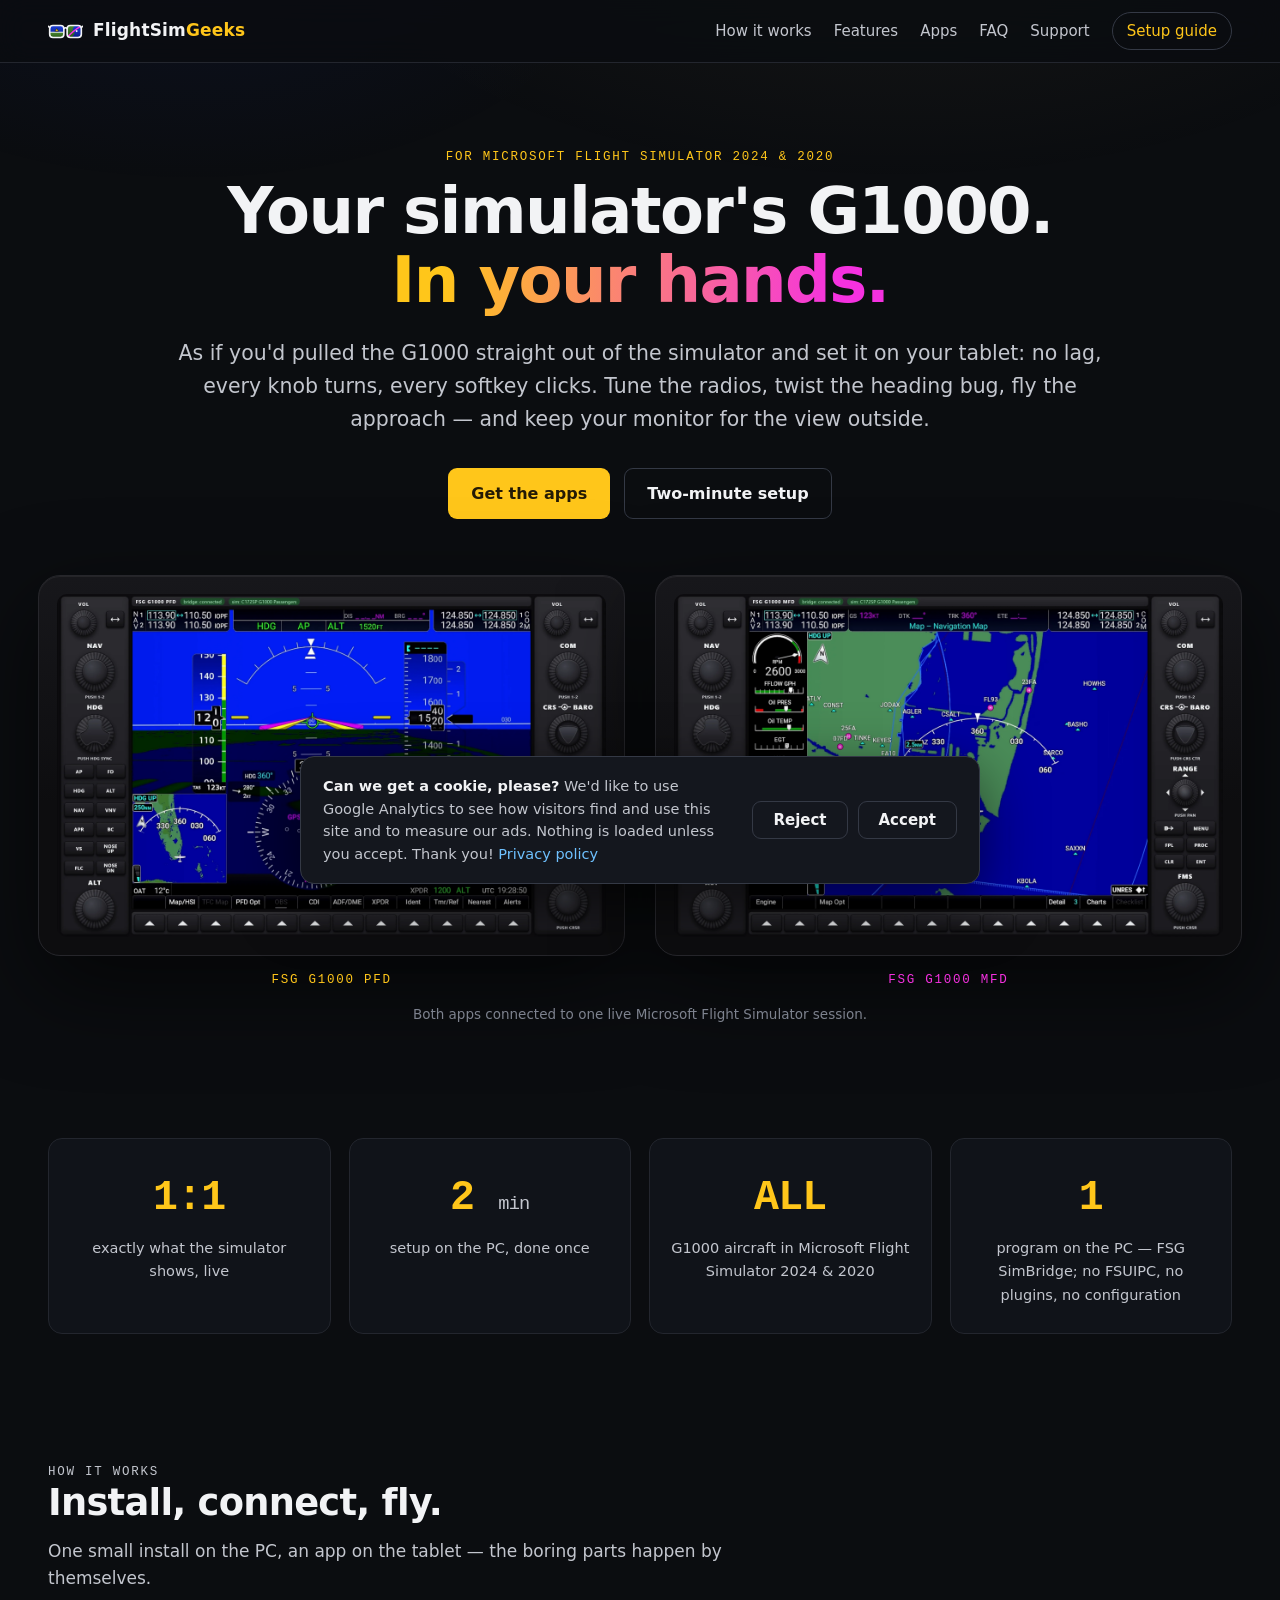
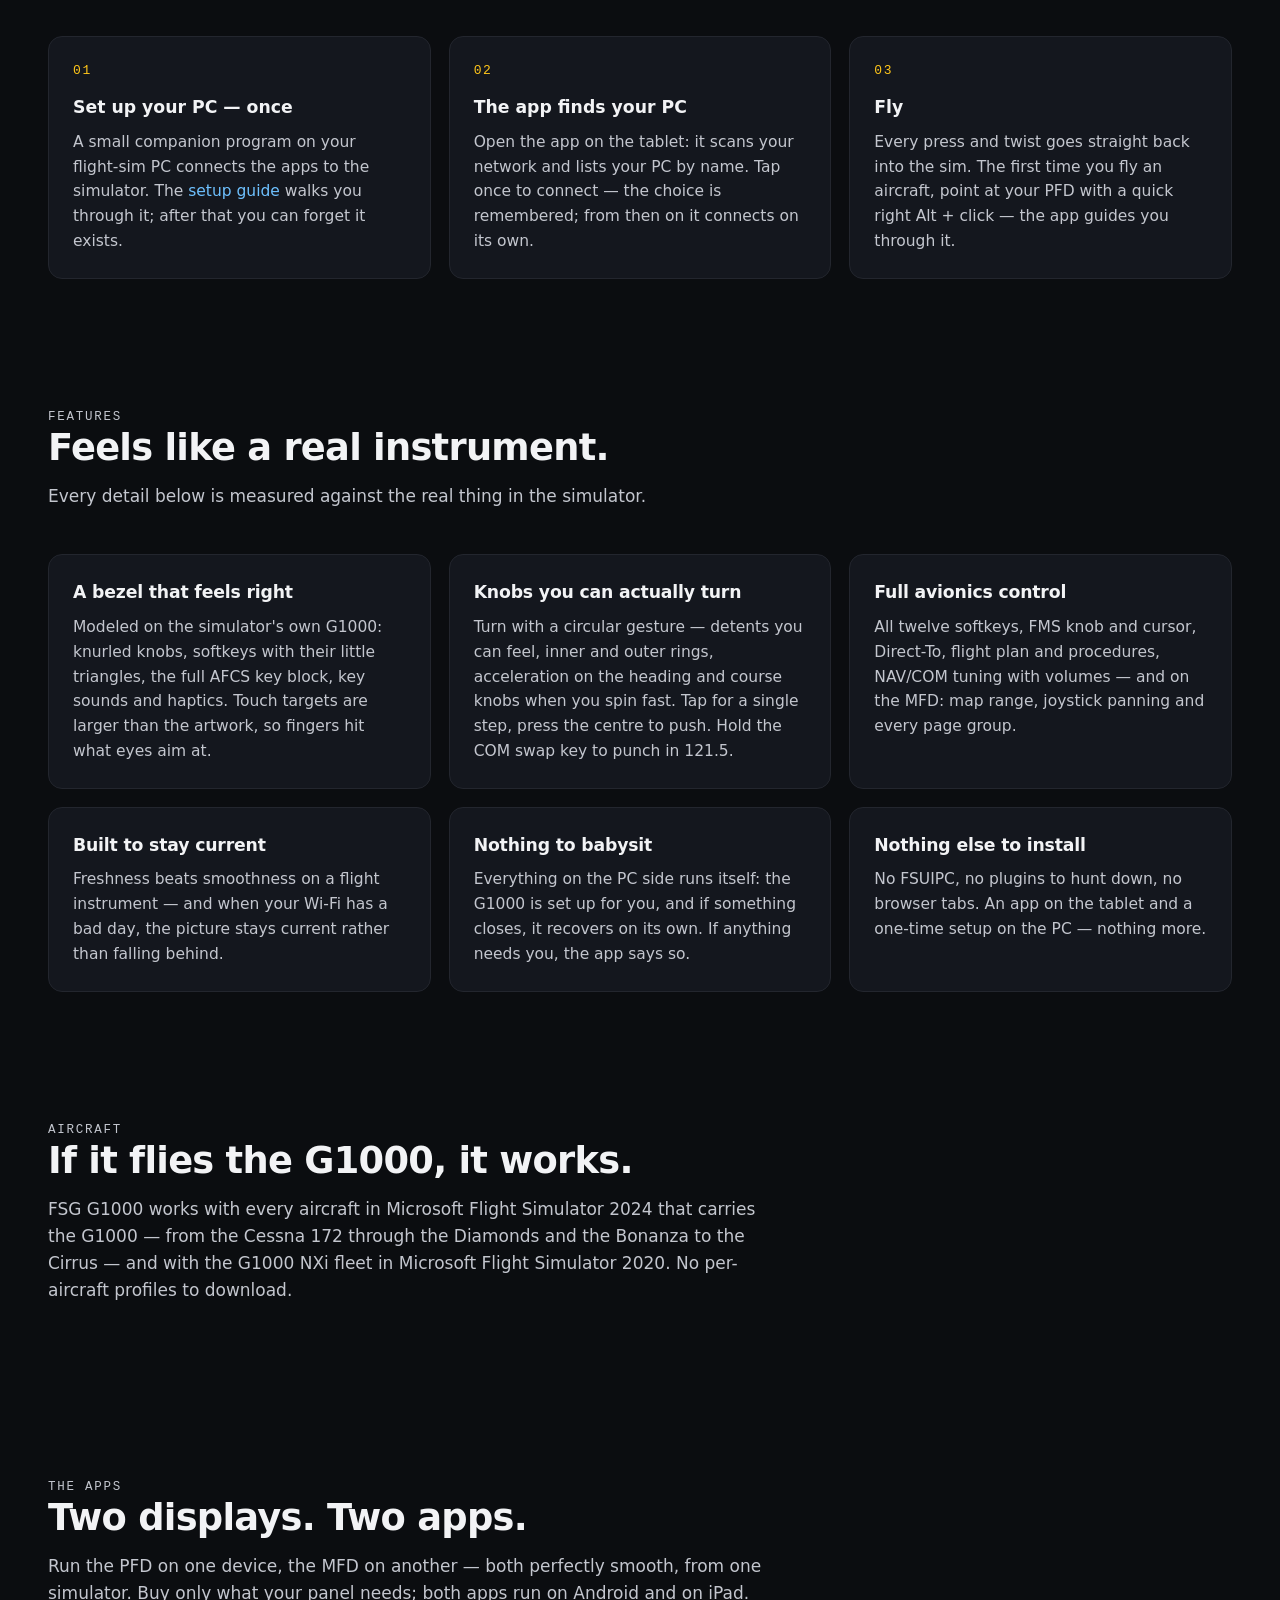
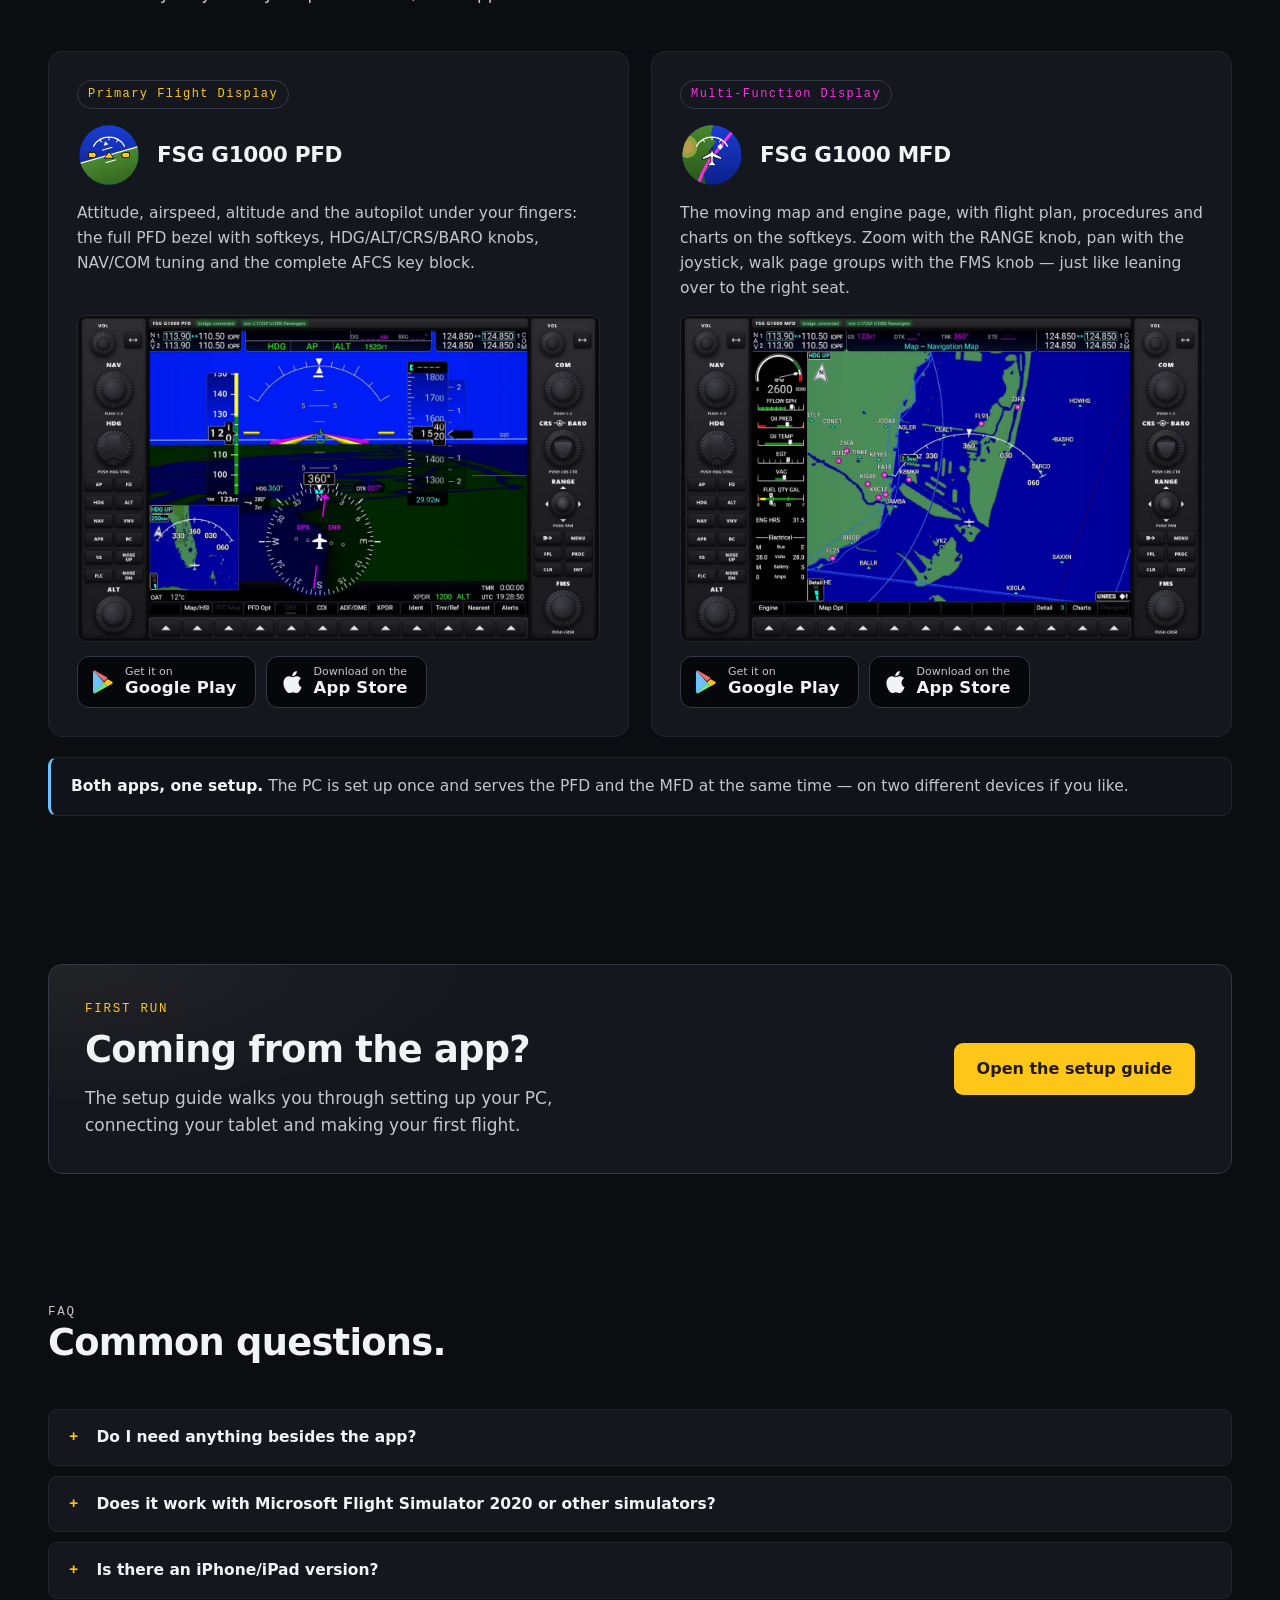
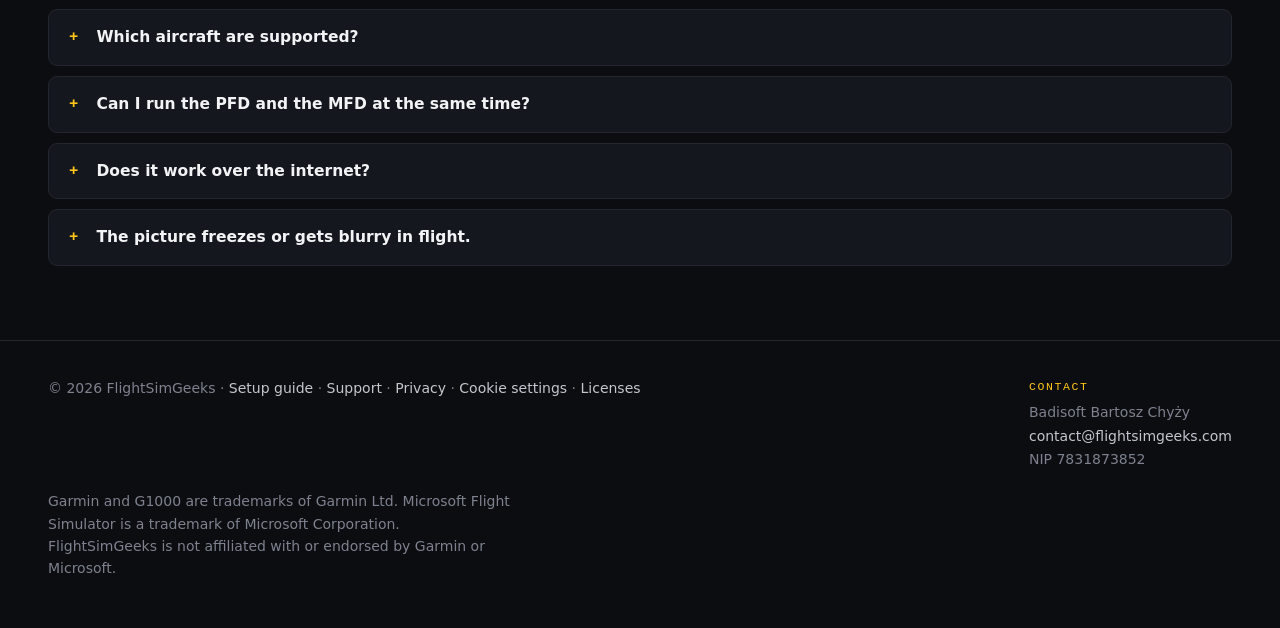
<file: index.html>
<!doctype html>
<html lang="en">
<head>
  <meta charset="utf-8">
  <meta name="viewport" content="width=device-width, initial-scale=1">

  <!-- Google tag (gtag.js) with Consent Mode v2: consent.js loads it only after the
       visitor accepts cookies in the banner -->
  <script src="./assets/consent.js" defer></script>

  <title>FSG G1000 — your simulator's G1000, on your tablet</title>
  <meta name="description" content="FSG G1000 PFD and MFD put the simulator's Garmin G1000 on your tablet — 1:1 and live, in a faithful bezel with working knobs, softkeys and autopilot keys. For Microsoft Flight Simulator 2024 and 2020.">
  <meta name="theme-color" content="#0b0d10">
  <meta property="og:site_name" content="FlightSimGeeks">
  <meta property="og:title" content="FSG G1000 — your simulator's G1000, on your tablet">
  <meta property="og:description" content="The simulator's G1000 — 1:1 and live on your tablet, with working knobs, softkeys and autopilot keys. For Microsoft Flight Simulator 2024 and 2020.">
  <meta property="og:type" content="website">

  <meta property="og:url" content="https://flightsimgeeks.com/">
  <meta property="og:image" content="https://flightsimgeeks.com/assets/img/og-image.jpg">

  <meta property="og:image:width" content="1200">
  <meta property="og:image:height" content="630">
  <meta property="og:image:alt" content="The FSG G1000 PFD app: a live primary flight display framed by the touch bezel with knobs, softkeys and autopilot keys.">

  <meta name="twitter:card" content="summary_large_image">
  <meta name="twitter:image:alt" content="The FSG G1000 PFD app: a live primary flight display framed by the touch bezel with knobs, softkeys and autopilot keys.">
  <link rel="canonical" href="https://flightsimgeeks.com/">
  <link rel="icon" type="image/svg+xml" href="./assets/img/favicon.svg">
  <link rel="apple-touch-icon" href="./assets/img/apple-touch-icon.png">
  <link rel="preload" as="image" href="./assets/img/app-pfd.webp" fetchpriority="high">
  <link rel="preload" as="image" href="./assets/img/app-mfd.webp" fetchpriority="high">
  <link rel="stylesheet" href="./assets/site.css">
</head>
<body>

<header class="nav">
  <div class="container nav-inner">
    <a class="brand" href="./">
      <img src="./assets/img/logo-fsg.svg" alt="" width="35" height="24">
      <span>FlightSim<span class="brand-accent">Geeks</span></span>
    </a>
    <nav class="nav-links">
      <a href="#how">How it works</a>
      <a href="#features">Features</a>
      <a href="#products">Apps</a>
      <a href="#faq">FAQ</a>
      <a href="./support/">Support</a>
      <a class="nav-cta" href="./setup/">Setup guide</a>
    </nav>
  </div>
</header>

<main>

  <section class="hero">
    <div class="container">
      <p class="kicker">For Microsoft Flight Simulator 2024 &amp; 2020</p>
      <h1>Your simulator's G1000. <span class="grad">In&nbsp;your&nbsp;hands.</span></h1>
      <p class="lead">
        As if you'd pulled the G1000 straight out of the simulator and set it on your
        tablet: no lag, every knob turns, every softkey clicks. Tune the radios, twist
        the heading bug, fly the approach — and keep your monitor for the view outside.
      </p>
      <div class="hero-actions">
        <a class="btn btn-primary" href="#pfd">Get the apps</a>
        <a class="btn btn-ghost" href="./setup/">Two-minute setup</a>
      </div>
    </div>

    <div class="container-hero">
      <figure class="hero-visual">
        <div class="hero-devices">

          <div>
            <div class="device">
              <img src="./assets/img/app-pfd.webp" fetchpriority="high" alt="FSG G1000 PFD app: the primary flight display live from Microsoft Flight Simulator 2024, surrounded by the touch bezel with softkeys, knobs and autopilot keys" width="1280" height="800">
            </div>
            <p class="device-label">FSG G1000 PFD</p>
          </div>
          <div>
            <div class="device">
              <img src="./assets/img/app-mfd.webp" fetchpriority="high" alt="FSG G1000 MFD app: the navigation map with the engine strip live from Microsoft Flight Simulator 2024, surrounded by the touch bezel" width="1280" height="800">
            </div>
            <p class="device-label is-magenta">FSG G1000 MFD</p>
          </div>
        </div>
        <figcaption class="visual-caption">
          Both apps connected to one live Microsoft Flight Simulator session.
        </figcaption>
      </figure>
    </div>
  </section>

  <section aria-label="Measured numbers">
    <div class="container">
      <div class="stats">
        <div class="stat">
          <div class="num">1:1</div>
          <div class="desc">exactly what the simulator shows, live</div>
        </div>
        <div class="stat">
          <div class="num">2 <small>min</small></div>
          <div class="desc">setup on the PC, done once</div>
        </div>
        <div class="stat">
          <div class="num">ALL</div>
          <div class="desc">G1000 aircraft in Microsoft Flight Simulator 2024 &amp; 2020</div>
        </div>
        <div class="stat">
          <div class="num">1</div>
          <div class="desc">program on the PC — FSG SimBridge; no FSUIPC, no plugins, no configuration</div>
        </div>
      </div>
    </div>
  </section>

  <section id="how">
    <div class="container">
      <div class="section-head">
        <p class="kicker">How it works</p>
        <h2>Install, connect, fly.</h2>
        <p>One small install on the PC, an app on the tablet — the boring parts happen by themselves.</p>
      </div>
      <div class="steps">
        <div class="step">
          <h3>Set up your PC — once</h3>
          <p>
            A small companion program on your flight-sim PC connects the apps to the
            simulator. The <a href="./setup/">setup guide</a> walks you through
            it; after that you can forget it exists.
          </p>
        </div>
        <div class="step">
          <h3>The app finds your PC</h3>
          <p>
            Open the app on the tablet: it scans your network and lists your PC by name.
            Tap once to connect — the choice is remembered; from then on it connects on
            its own.
          </p>
        </div>
        <div class="step">
          <h3>Fly</h3>
          <p>
            Every press and twist goes straight back into the sim. The first time you fly
            an aircraft, point at your PFD with a quick right&nbsp;Alt&nbsp;+&nbsp;click —
            the app guides you through it.
          </p>
        </div>
      </div>
    </div>
  </section>

  <section id="features">
    <div class="container">
      <div class="section-head">
        <p class="kicker">Features</p>
        <h2>Feels like a real instrument.</h2>
        <p>Every detail below is measured against the real thing in the simulator.</p>
      </div>
      <div class="grid">
        <div class="card">
          <h3>A bezel that feels right</h3>
          <p>
            Modeled on the simulator's own G1000: knurled knobs, softkeys with their little
            triangles, the full AFCS key block, key sounds and haptics. Touch targets are
            larger than the artwork, so fingers hit what eyes aim at.
          </p>
        </div>
        <div class="card">
          <h3>Knobs you can actually turn</h3>
          <p>
            Turn with a circular gesture — detents you can feel, inner and outer rings, acceleration
            on the heading and course knobs when you spin fast. Tap for a single step, press
            the centre to push. Hold the COM swap key to punch in 121.5.
          </p>
        </div>
        <div class="card">
          <h3>Full avionics control</h3>
          <p>
            All twelve softkeys, FMS knob and cursor, Direct-To, flight plan and procedures,
            NAV/COM tuning with volumes — and on the MFD: map range, joystick panning and
            every page group.
          </p>
        </div>
        <div class="card">
          <h3>Built to stay current</h3>
          <p>
            Freshness beats smoothness on a flight instrument — and when your Wi-Fi has
            a bad day, the picture stays current rather than falling behind.
          </p>
        </div>
        <div class="card">
          <h3>Nothing to babysit</h3>
          <p>
            Everything on the PC side runs itself: the G1000 is set up for you, and if
            something closes, it recovers on its own. If anything needs you, the app
            says so.
          </p>
        </div>
        <div class="card">
          <h3>Nothing else to install</h3>
          <p>
            No FSUIPC, no plugins to hunt down, no browser tabs. An app on the tablet
            and a one-time setup on the PC — nothing more.
          </p>
        </div>
      </div>
    </div>
  </section>

  <section id="aircraft">
    <div class="container">
      <div class="section-head">
        <p class="kicker">Aircraft</p>
        <h2>If it flies the G1000, it works.</h2>
        <p>
          FSG G1000 works with every aircraft in Microsoft Flight Simulator 2024 that
          carries the G1000 — from the Cessna&nbsp;172 through the Diamonds and the
          Bonanza to the Cirrus — and with the G1000&nbsp;NXi fleet in Microsoft Flight
          Simulator 2020. No per-aircraft profiles to download.
        </p>
      </div>
    </div>
  </section>

  <section id="products">
    <div class="container">
      <div class="section-head">
        <p class="kicker">The apps</p>
        <h2>Two displays. Two apps.</h2>
        <p>
          Run the PFD on one device, the MFD on another — both perfectly smooth, from
          one simulator. Buy only what your panel needs; both apps run on Android and
          on iPad.
        </p>
      </div>
      <div class="products">
        <article class="product" id="pfd">
          <span class="tag">Primary Flight Display</span>
          <div class="product-head">
            <img class="product-icon" src="./assets/img/icon-pfd.svg" alt="" width="64" height="64">
            <h3>FSG G1000 PFD</h3>
          </div>
          <p>
            Attitude, airspeed, altitude and the autopilot under your fingers: the full PFD
            bezel with softkeys, HDG/ALT/CRS/BARO knobs, NAV/COM tuning and the complete
            AFCS key block.
          </p>
          <img src="./assets/img/app-pfd.webp" loading="lazy" decoding="async" width="1280" height="800"
               alt="FSG G1000 PFD app showing the live primary flight display from the simulator">
          <div class="badges">

            <a class="store-badge" href="https://play.google.com/store/apps/details?id=com.flightsimgeeks.g1000.pfd&amp;referrer=utm_source%3Dflightsimgeeks%26utm_medium%3Dwebsite%26utm_campaign%3Dsite-home" target="_blank" rel="noopener">
              <svg width="22" height="24" viewBox="0 0 22 24" fill="none" aria-hidden="true"><path d="M1.6.9C1.2 1.3 1 1.9 1 2.7v18.6c0 .8.2 1.4.6 1.8l.1.1 10.4-10.4v-.2L1.7.8l-.1.1Z" fill="#6ec1ff"/><path d="M15.6 16.3 12.1 12.8v-.2l3.5-3.5.1.1 4.1 2.3c1.2.7 1.2 1.8 0 2.5l-4.1 2.3h-.1Z" fill="#ffc61a"/><path d="m15.7 16.2-3.6-3.6L1.6 23.1c.4.4 1 .5 1.8.1l12.3-7Z" fill="#6ee38a"/><path d="M15.7 7.8 3.4.8C2.6.4 2 .5 1.6.9l10.5 10.5 3.6-3.6Z" fill="#f26a6a"/></svg>
              <span><span class="small">Get it on</span><span class="big">Google Play</span></span>
            </a>

            <a class="store-badge" href="https://apps.apple.com/app/apple-store/id6804881096?pt=122327797&amp;ct=site-home&amp;mt=8" target="_blank" rel="noopener">
              <svg width="22" height="24" viewBox="0 0 22 26" fill="currentColor" aria-hidden="true"><path d="M18.1 13.8c0-3 2.5-4.5 2.6-4.6-1.4-2.1-3.6-2.3-4.4-2.4-1.9-.2-3.6 1.1-4.6 1.1-.9 0-2.4-1.1-4-1-2 0-3.9 1.2-5 3-2.1 3.7-.5 9.1 1.5 12.1 1 1.5 2.2 3.1 3.8 3 1.5-.1 2.1-1 4-1s2.4 1 4 1 2.7-1.5 3.7-2.9c1.2-1.7 1.6-3.3 1.7-3.4-.1 0-3.2-1.3-3.3-4.9ZM15 4.9c.8-1 1.4-2.4 1.2-3.9-1.2.1-2.7.8-3.6 1.9-.8.9-1.5 2.4-1.3 3.8 1.4.1 2.8-.7 3.7-1.8Z"/></svg>
              <span><span class="small">Download on the</span><span class="big">App Store</span></span>
            </a>
          </div>
        </article>

        <article class="product">
          <span class="tag tag-magenta">Multi-Function Display</span>
          <div class="product-head">
            <img class="product-icon" src="./assets/img/icon-mfd.svg" alt="" width="64" height="64">
            <h3>FSG G1000 MFD</h3>
          </div>
          <p>
            The moving map and engine page, with flight plan, procedures and charts on
            the softkeys. Zoom with the RANGE knob, pan with the joystick, walk page
            groups with the FMS knob — just like leaning over to the right seat.
          </p>
          <img src="./assets/img/app-mfd.webp" loading="lazy" decoding="async" width="1280" height="800"
               alt="FSG G1000 MFD app showing the live navigation map with the engine strip from the simulator">
          <div class="badges">

            <a class="store-badge" href="https://play.google.com/store/apps/details?id=com.flightsimgeeks.g1000.mfd&amp;referrer=utm_source%3Dflightsimgeeks%26utm_medium%3Dwebsite%26utm_campaign%3Dsite-home" target="_blank" rel="noopener">
              <svg width="22" height="24" viewBox="0 0 22 24" fill="none" aria-hidden="true"><path d="M1.6.9C1.2 1.3 1 1.9 1 2.7v18.6c0 .8.2 1.4.6 1.8l.1.1 10.4-10.4v-.2L1.7.8l-.1.1Z" fill="#6ec1ff"/><path d="M15.6 16.3 12.1 12.8v-.2l3.5-3.5.1.1 4.1 2.3c1.2.7 1.2 1.8 0 2.5l-4.1 2.3h-.1Z" fill="#ffc61a"/><path d="m15.7 16.2-3.6-3.6L1.6 23.1c.4.4 1 .5 1.8.1l12.3-7Z" fill="#6ee38a"/><path d="M15.7 7.8 3.4.8C2.6.4 2 .5 1.6.9l10.5 10.5 3.6-3.6Z" fill="#f26a6a"/></svg>
              <span><span class="small">Get it on</span><span class="big">Google Play</span></span>
            </a>

            <a class="store-badge" href="https://apps.apple.com/app/apple-store/id6804881085?pt=122327797&amp;ct=site-home&amp;mt=8" target="_blank" rel="noopener">
              <svg width="22" height="24" viewBox="0 0 22 26" fill="currentColor" aria-hidden="true"><path d="M18.1 13.8c0-3 2.5-4.5 2.6-4.6-1.4-2.1-3.6-2.3-4.4-2.4-1.9-.2-3.6 1.1-4.6 1.1-.9 0-2.4-1.1-4-1-2 0-3.9 1.2-5 3-2.1 3.7-.5 9.1 1.5 12.1 1 1.5 2.2 3.1 3.8 3 1.5-.1 2.1-1 4-1s2.4 1 4 1 2.7-1.5 3.7-2.9c1.2-1.7 1.6-3.3 1.7-3.4-.1 0-3.2-1.3-3.3-4.9ZM15 4.9c.8-1 1.4-2.4 1.2-3.9-1.2.1-2.7.8-3.6 1.9-.8.9-1.5 2.4-1.3 3.8 1.4.1 2.8-.7 3.7-1.8Z"/></svg>
              <span><span class="small">Download on the</span><span class="big">App Store</span></span>
            </a>
          </div>
        </article>
      </div>
      <div class="callout">
        <b>Both apps, one setup.</b> The PC is set up once and serves the PFD and the MFD
        at the same time — on two different devices if you like.
      </div>
    </div>
  </section>

  <section>
    <div class="container">
      <div class="setup-teaser">
        <div>
          <p class="kicker">First run</p>
          <h2 class="mt-0">Coming from the app?</h2>
          <p class="teaser-lead">
            The setup guide walks you through setting up your PC, connecting your tablet
            and making your first flight.
          </p>
        </div>
        <a class="btn btn-primary" href="./setup/">Open the setup guide</a>
      </div>
    </div>
  </section>

  <section id="faq">
    <div class="container">
      <div class="section-head">
        <p class="kicker">FAQ</p>
        <h2>Common questions.</h2>
      </div>

      <details>
        <summary>Do I need anything besides the app?</summary>
        <div class="body">
          <p>
            One thing: <a href="./setup/#bridge"><b>FSG SimBridge</b></a> on your
            PC — the program the tablet talks to the simulator through. Installing it takes
            a couple of minutes, and the setup guide walks you through it.
          </p>
        </div>
      </details>

      <details>
        <summary>Does it work with Microsoft Flight Simulator 2020 or other simulators?</summary>
        <div class="body">
          <p>
            <b>MSFS 2020 — yes.</b> FSG G1000 works with Microsoft Flight Simulator 2024 and
            2020 alike, from Steam or the Microsoft Store, and with both simulators installed
            on one PC. The bridge recognises which one is running by itself — nothing to
            configure.
          </p>
          <p>
            Other simulators (X-Plane, P3D) — no.
          </p>
        </div>
      </details>

      <details>
        <summary>Is there an iPhone/iPad version?</summary>
        <div class="body">
          <p>
            <b>iPad — yes.</b> The same two apps are on the App Store, they work exactly as
            described on this page, and one bridge on your PC serves an iPad and an Android
            tablet side by side. You need iPadOS&nbsp;15 or later.
          </p>
          <p>
            <b>iPhone — no.</b> The G1000 bezel needs a tablet-sized screen for the knobs and
            softkeys to stay usable, so the App Store version is iPad-only.
          </p>
        </div>
      </details>

      <details>
        <summary>Which aircraft are supported?</summary>
        <div class="body">
          <p>
            Every aircraft in Microsoft Flight Simulator 2024 that flies the G1000, and the
            G1000&nbsp;NXi fleet in MSFS 2020. The app works only with the G1000: load an
            aircraft with different avionics and it says “This aircraft has no G1000”
            instead of guessing.
          </p>
        </div>
      </details>

      <details>
        <summary>Can I run the PFD and the MFD at the same time?</summary>
        <div class="body">
          <p>
            Yes. Both displays stay perfectly smooth, and commands from both work at
            the same time.
          </p>
        </div>
      </details>

      <details>
        <summary>Does it work over the internet?</summary>
        <div class="body">
          <p>
            No — the tablet and the PC have to be on the same local network. That is what
            makes it feel instant.
          </p>
        </div>
      </details>

      <details>
        <summary>The picture freezes or gets blurry in flight.</summary>
        <div class="body">
          <p>
            Almost always Wi-Fi contention: the simulator downloads scenery over the same
            radio. The fix list, in order of effectiveness, is in the
            <a href="./setup/#network">network section of the setup guide</a> —
            the first item is plugging the PC into Ethernet.
          </p>
        </div>
      </details>
    </div>
  </section>

</main>

<footer>
  <div class="container footer-inner">
    <div>
      © 2026 FlightSimGeeks ·
      <a href="./setup/">Setup guide</a> ·
      <a href="./support/">Support</a> ·
      <a href="./privacy/">Privacy</a> ·
      <button type="button" class="link-button" data-consent-settings>Cookie settings</button> ·
      <a href="https://github.com/chyzy/FSG-SimBridge/blob/HEAD/THIRD-PARTY-NOTICES.md">Licenses</a>
    </div>
    <div class="footer-contact">
      <span class="footer-label">Contact</span>
      Badisoft Bartosz Chyży<br>
      <a href="mailto:contact@flightsimgeeks.com">contact@flightsimgeeks.com</a><br>
      NIP 7831873852
    </div>
    <div class="trademark">
      Garmin and G1000 are trademarks of Garmin Ltd. Microsoft Flight Simulator is a trademark
      of Microsoft Corporation. FlightSimGeeks is not affiliated with or endorsed by Garmin
      or Microsoft.
    </div>
  </div>
</footer>

</body>
</html>
</file>
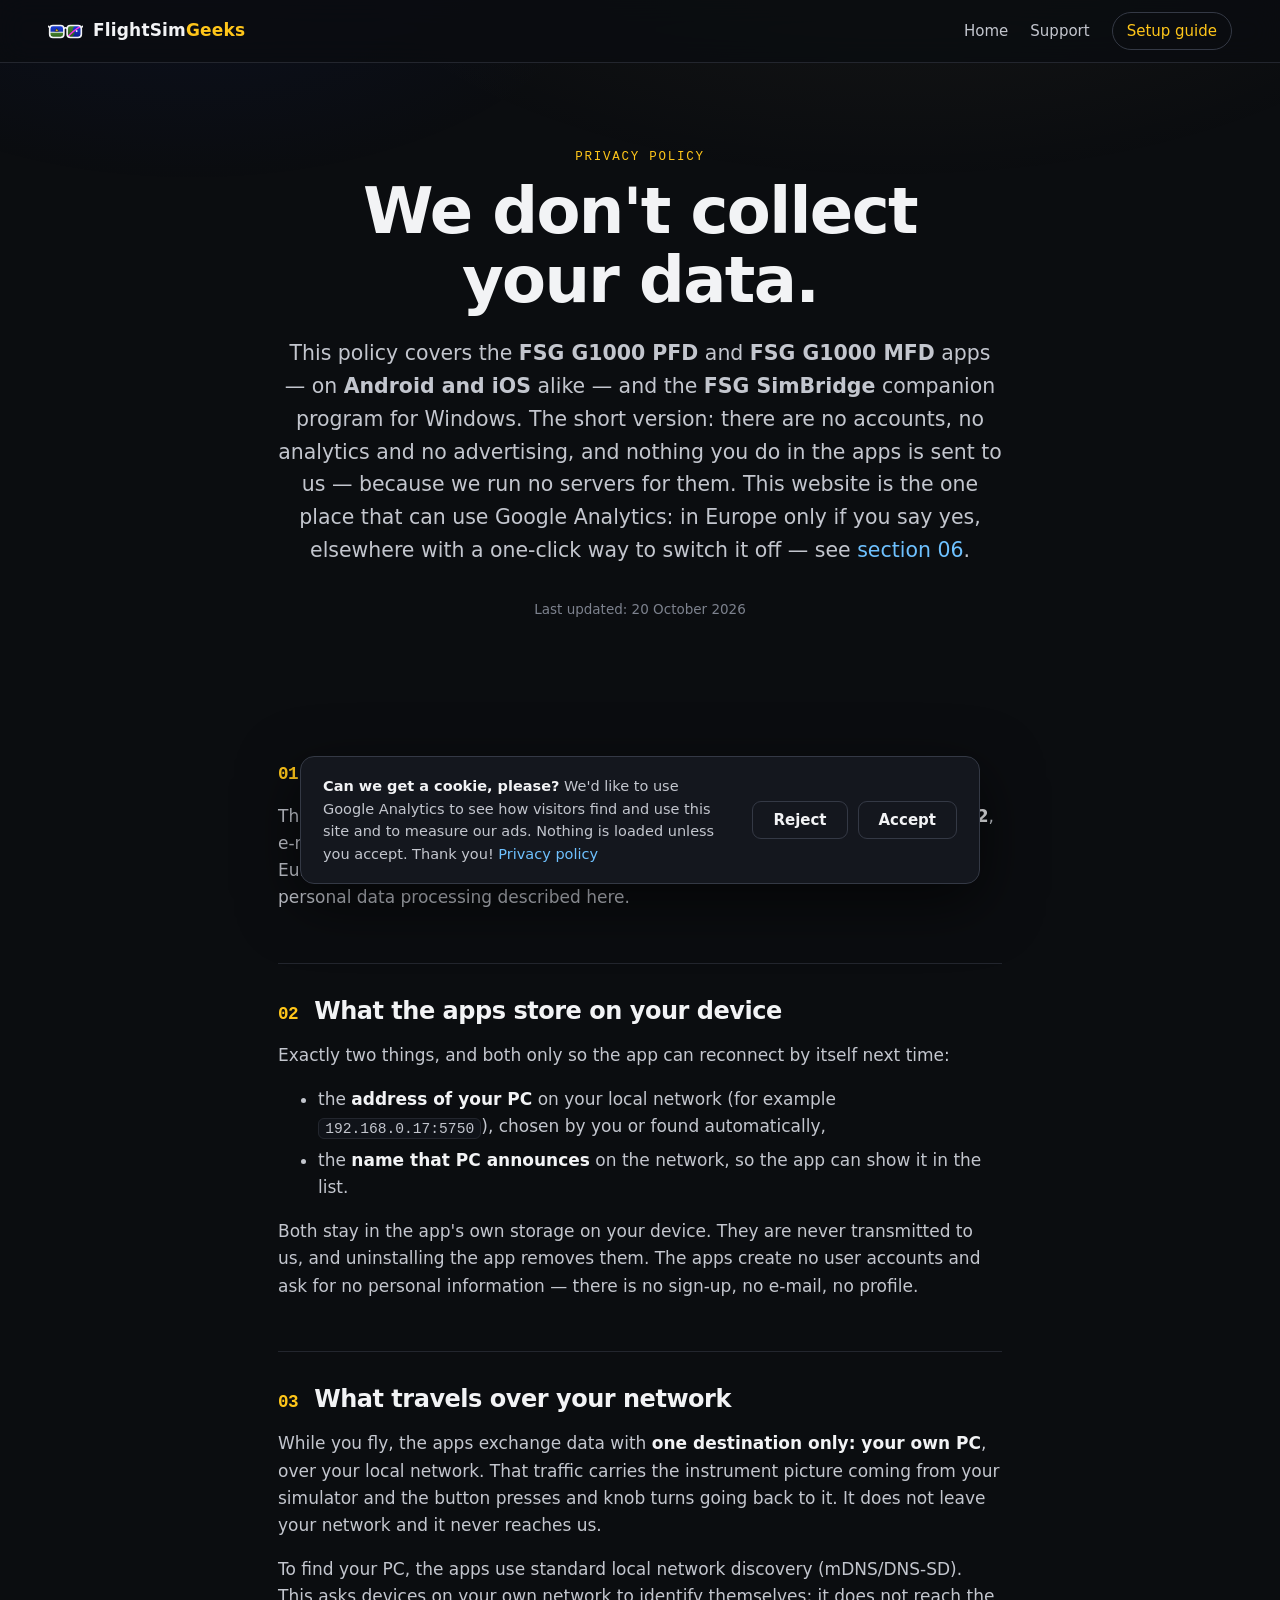
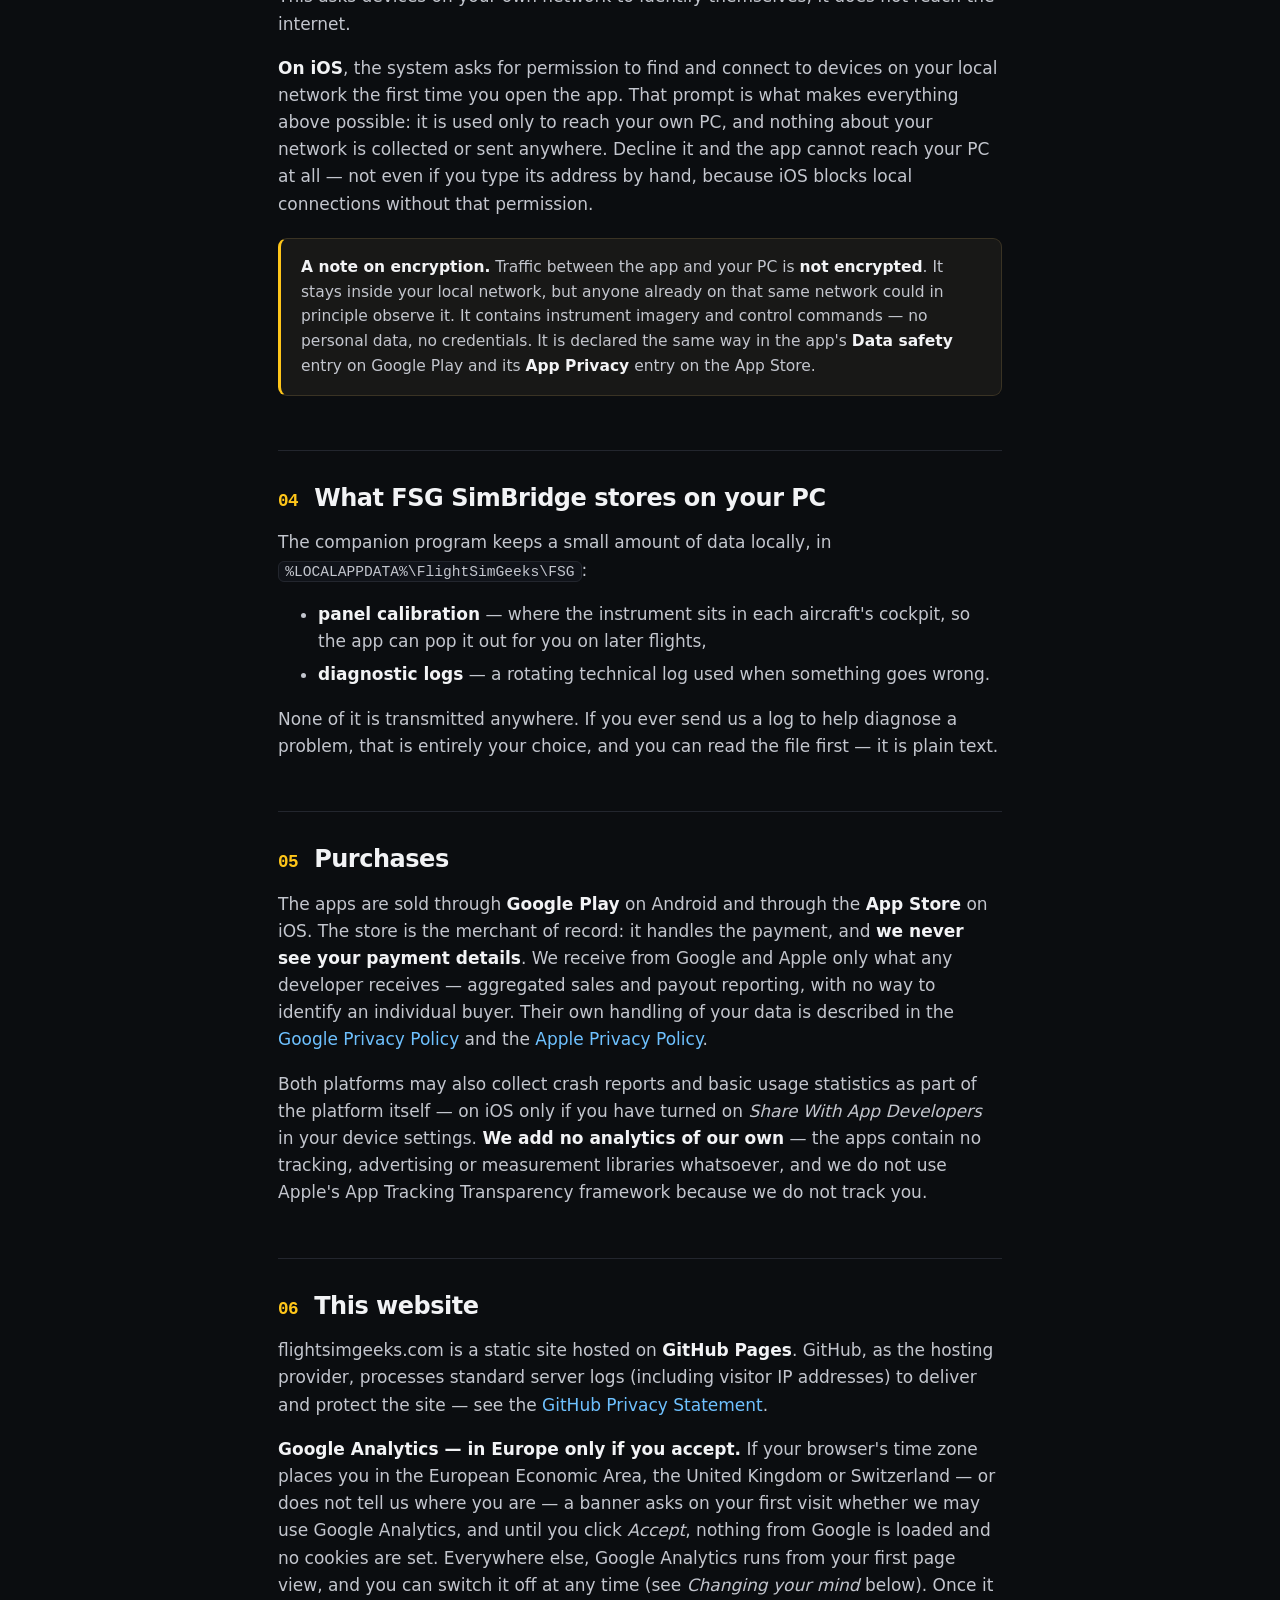
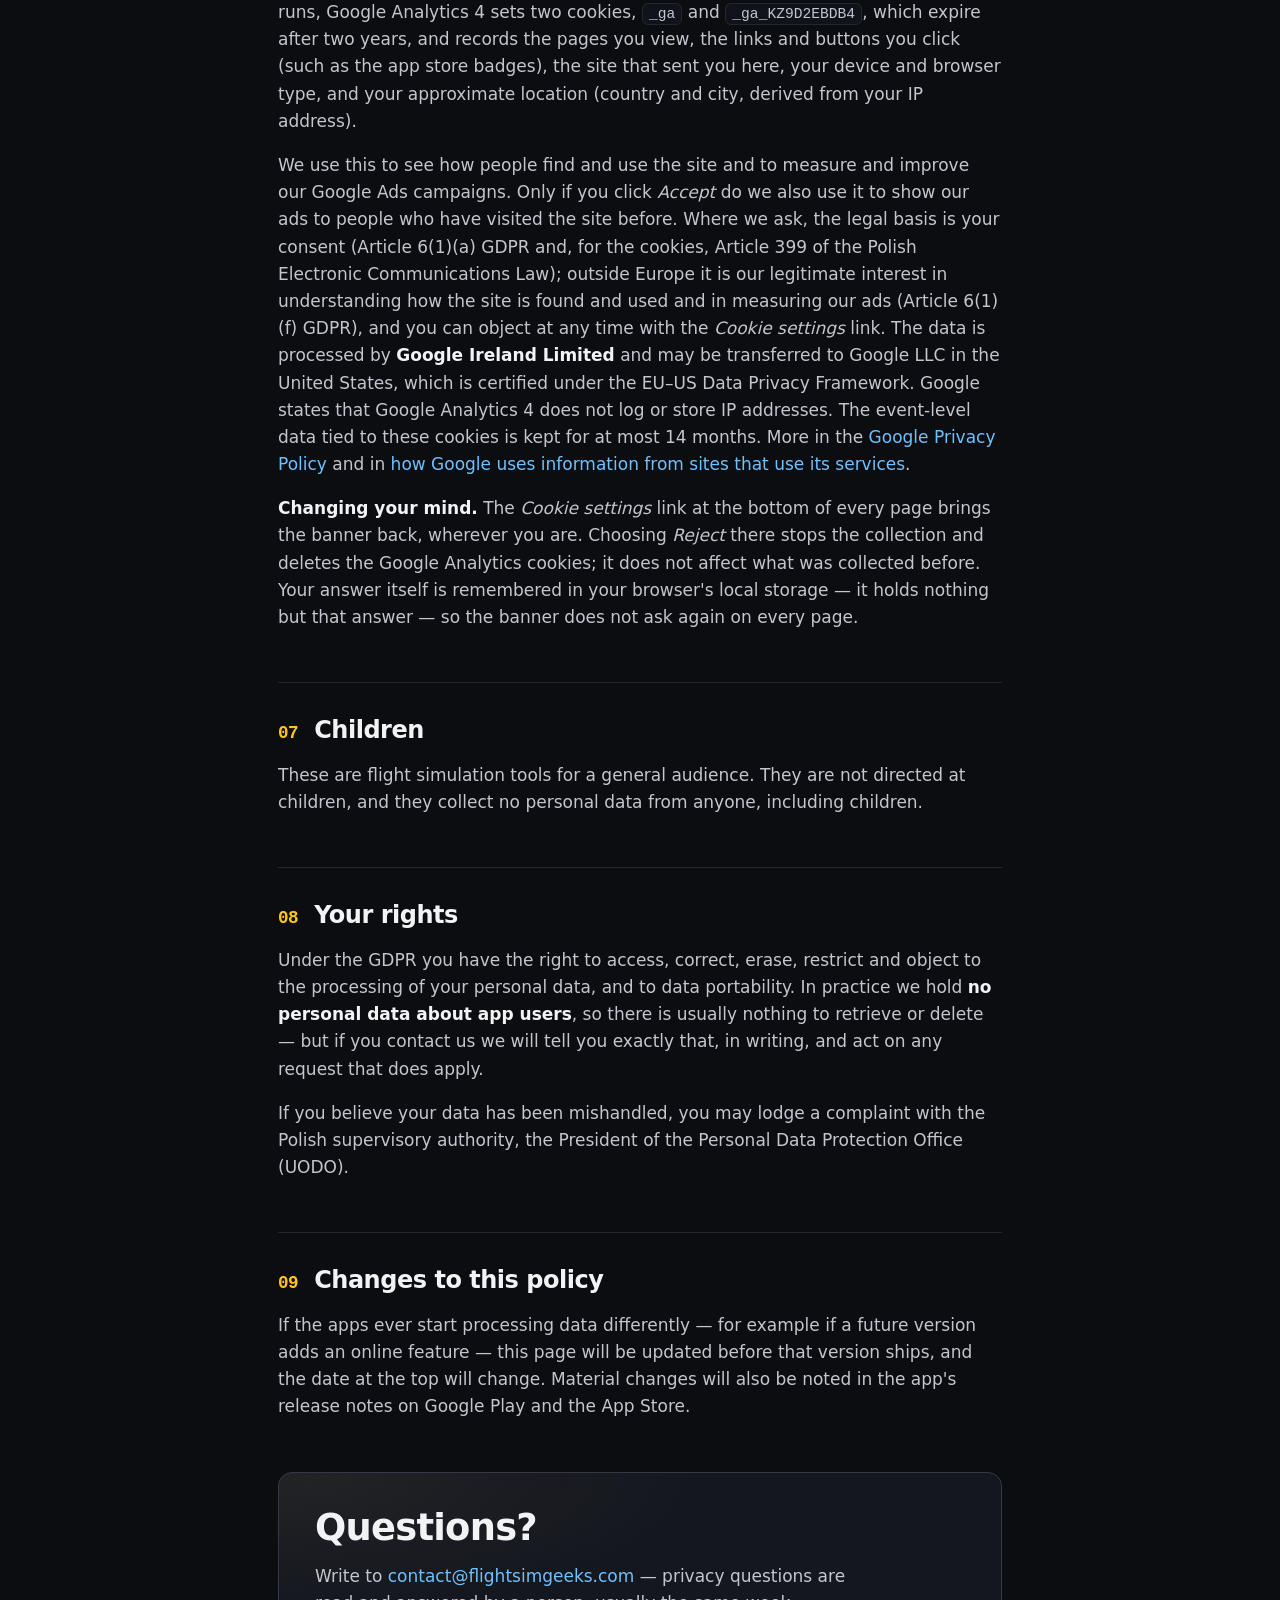
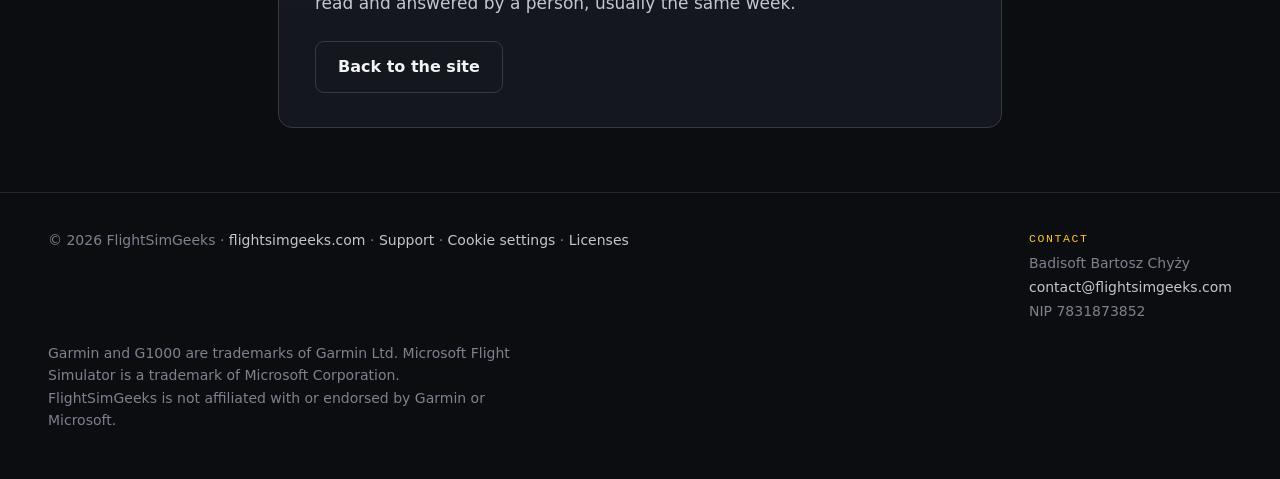
<file: privacy/index.html>
<!doctype html>
<html lang="en">
<head>
  <meta charset="utf-8">
  <meta name="viewport" content="width=device-width, initial-scale=1">

  <!-- Google tag (gtag.js) with Consent Mode v2: consent.js loads it only after the
       visitor accepts cookies in the banner -->
  <script src="../assets/consent.js" defer></script>

  <title>FlightSimGeeks | Privacy Policy</title>
  <meta name="description" content="Privacy policy for the FSG G1000 PFD and FSG G1000 MFD apps and the FSG SimBridge companion program. The apps have no accounts and no analytics, and send no data to us.">
  <meta name="theme-color" content="#0b0d10">

  <meta property="og:site_name" content="FlightSimGeeks">
  <meta property="og:title" content="Privacy Policy — FlightSimGeeks">
  <meta property="og:description" content="No accounts, no analytics, no advertising: the FSG G1000 apps talk to one destination only — your own PC on your own network.">
  <meta property="og:type" content="website">

  <meta property="og:url" content="https://flightsimgeeks.com/privacy/">
  <meta property="og:image" content="https://flightsimgeeks.com/assets/img/og-image.jpg">
  <meta property="og:image:width" content="1200">
  <meta property="og:image:height" content="630">
  <meta property="og:image:alt" content="The FSG G1000 PFD app: a live primary flight display framed by the touch bezel with knobs, softkeys and autopilot keys.">
  <meta name="twitter:card" content="summary_large_image">
  <link rel="canonical" href="https://flightsimgeeks.com/privacy/">
  <link rel="icon" type="image/svg+xml" href="../assets/img/favicon.svg">
  <link rel="apple-touch-icon" href="../assets/img/apple-touch-icon.png">
  <link rel="stylesheet" href="../assets/site.css">
</head>
<body>

<header class="nav">
  <div class="container nav-inner">
    <a class="brand" href="../">
      <img src="../assets/img/logo-fsg.svg" alt="" width="35" height="24">
      <span>FlightSim<span class="brand-accent">Geeks</span></span>
    </a>
    <nav class="nav-links">
      <a href="../">Home</a>
      <a href="../support/">Support</a>
      <a class="nav-cta" href="../setup/">Setup guide</a>
    </nav>
  </div>
</header>

<main>
  <section class="hero">
    <div class="container guide">
      <p class="kicker">Privacy Policy</p>
      <h1>We don't collect your data.</h1>
      <p class="lead">
        This policy covers the <b>FSG G1000 PFD</b> and <b>FSG G1000 MFD</b> apps — on
        <b>Android and iOS</b> alike — and the <b>FSG SimBridge</b> companion program for
        Windows. The short version: there are no accounts, no analytics and no advertising,
        and nothing you do in the apps is sent to us — because we run no servers for them.
        This website is the one place that can use Google Analytics: in Europe only if you say
        yes, elsewhere with a one-click way to switch it off — see <a href="#website">section 06</a>.
      </p>
      <p class="fineprint">Last updated: 20 October 2026</p>
    </div>
  </section>

  <section class="mt-0">
    <div class="container guide">

      <div class="guide-step">
        <h2><span class="no">01</span>Who is responsible</h2>
        <p>
          The data controller is <b>Badisoft Bartosz Chyży</b>, Poland, VAT ID (NIP)
          <b>7831873852</b>, e-mail <a href="mailto:contact@flightsimgeeks.com">contact@flightsimgeeks.com</a>.
          Because the controller is established in the European Union, the EU General Data
          Protection Regulation (GDPR) applies to any personal data processing described here.
        </p>
      </div>

      <div class="guide-step">
        <h2><span class="no">02</span>What the apps store on your device</h2>
        <p>Exactly two things, and both only so the app can reconnect by itself next time:</p>
        <ul>
          <li>the <b>address of your PC</b> on your local network (for example
              <code>192.168.0.17:5750</code>), chosen by you or found automatically,</li>
          <li>the <b>name that PC announces</b> on the network, so the app can show it in the list.</li>
        </ul>
        <p>
          Both stay in the app's own storage on your device. They are never transmitted to us,
          and uninstalling the app removes them. The apps create no user accounts and ask for
          no personal information — there is no sign-up, no e-mail, no profile.
        </p>
      </div>

      <div class="guide-step">
        <h2><span class="no">03</span>What travels over your network</h2>
        <p>
          While you fly, the apps exchange data with <b>one destination only: your own PC</b>,
          over your local network. That traffic carries the instrument picture coming from your
          simulator and the button presses and knob turns going back to it. It does not leave
          your network and it never reaches us.
        </p>
        <p>
          To find your PC, the apps use standard local network discovery (mDNS/DNS-SD). This
          asks devices on your own network to identify themselves; it does not reach the internet.
        </p>
        <p>
          <b>On iOS</b>, the system asks for permission to find and connect to devices on your
          local network the first time you open the app. That prompt is what makes everything
          above possible: it is used only to reach your own PC, and nothing about your network
          is collected or sent anywhere. Decline it and the app cannot reach your PC at all —
          not even if you type its address by hand, because iOS blocks local connections
          without that permission.
        </p>
        <div class="callout warn">
          <b>A note on encryption.</b> Traffic between the app and your PC is
          <b>not encrypted</b>. It stays inside your local network, but anyone already on
          that same network could in principle observe it. It contains instrument imagery
          and control commands — no personal data, no credentials. It is declared the same
          way in the app's <b>Data safety</b> entry on Google Play and its <b>App Privacy</b>
          entry on the App Store.
        </div>
      </div>

      <div class="guide-step">
        <h2><span class="no">04</span>What FSG SimBridge stores on your PC</h2>
        <p>
          The companion program keeps a small amount of data locally, in
          <code>%LOCALAPPDATA%\FlightSimGeeks\FSG</code>:
        </p>
        <ul>
          <li><b>panel calibration</b> — where the instrument sits in each aircraft's cockpit,
              so the app can pop it out for you on later flights,</li>
          <li><b>diagnostic logs</b> — a rotating technical log used when something goes wrong.</li>
        </ul>
        <p>
          None of it is transmitted anywhere. If you ever send us a log to help diagnose a
          problem, that is entirely your choice, and you can read the file first — it is
          plain text.
        </p>
      </div>

      <div class="guide-step">
        <h2><span class="no">05</span>Purchases</h2>
        <p>
          The apps are sold through <b>Google Play</b> on Android and through the
          <b>App Store</b> on iOS. The store is the merchant of record: it handles the payment,
          and <b>we never see your payment details</b>. We receive from Google and Apple only
          what any developer receives — aggregated sales and payout reporting, with no way to
          identify an individual buyer. Their own handling of your data is described in the
          <a href="https://policies.google.com/privacy" rel="noopener">Google Privacy Policy</a>
          and the
          <a href="https://www.apple.com/legal/privacy/" rel="noopener">Apple Privacy Policy</a>.
        </p>
        <p>
          Both platforms may also collect crash reports and basic usage statistics as part of the
          platform itself — on iOS only if you have turned on <i>Share With App Developers</i> in
          your device settings. <b>We add no analytics of our own</b> — the apps contain no
          tracking, advertising or measurement libraries whatsoever, and we do not use Apple's
          App Tracking Transparency framework because we do not track you.
        </p>
      </div>

      <div class="guide-step" id="website">
        <h2><span class="no">06</span>This website</h2>
        <p>
          flightsimgeeks.com is a static site hosted on <b>GitHub Pages</b>. GitHub, as the
          hosting provider, processes standard server logs (including visitor IP addresses) to
          deliver and protect the site — see the
          <a href="https://docs.github.com/site-policy/privacy-policies/github-general-privacy-statement" rel="noopener">GitHub Privacy Statement</a>.
        </p>
        <p>
          <b>Google Analytics — in Europe only if you accept.</b> If your browser's time zone
          places you in the European Economic Area, the United Kingdom or Switzerland — or does
          not tell us where you are — a banner asks on your first visit whether we may use Google
          Analytics, and until you click <i>Accept</i>, nothing from Google is loaded and no
          cookies are set. Everywhere else, Google Analytics runs from your first page view, and
          you can switch it off at any time (see <i>Changing your mind</i> below). Once it runs,
          Google Analytics 4 sets two cookies, <code>_ga</code> and <code>_ga_KZ9D2EBDB4</code>,
          which expire after two years, and records the pages you view, the links and buttons you
          click (such as the app store badges), the site that sent you here, your device and
          browser type, and your approximate location (country and city, derived from your IP
          address).
        </p>
        <p>
          We use this to see how people find and use the site and to measure and improve our
          Google Ads campaigns. Only if you click <i>Accept</i> do we also use it to show our ads
          to people who have visited the site before. Where we ask, the legal basis is your
          consent (Article 6(1)(a) GDPR and, for the cookies, Article 399 of the Polish Electronic
          Communications Law); outside Europe it is our legitimate interest in understanding how
          the site is found and used and in measuring our ads (Article 6(1)(f) GDPR), and you can
          object at any time with the <i>Cookie settings</i> link. The data is processed
          by <b>Google Ireland Limited</b> and may be transferred to Google LLC in the United
          States, which is certified under the EU–US Data Privacy Framework. Google states that
          Google Analytics 4 does not log or store IP addresses. The event-level data tied to
          these cookies is kept for at most 14 months. More in the
          <a href="https://policies.google.com/privacy" rel="noopener">Google Privacy Policy</a> and in
          <a href="https://policies.google.com/technologies/partner-sites" rel="noopener">how Google uses information from sites that use its services</a>.
        </p>
        <p>
          <b>Changing your mind.</b> The <i>Cookie settings</i> link at the bottom of every page
          brings the banner back, wherever you are. Choosing <i>Reject</i> there stops the
          collection and deletes the Google Analytics cookies; it does not affect what was
          collected before. Your answer
          itself is remembered in your browser's local storage — it holds nothing but that
          answer — so the banner does not ask again on every page.
        </p>
      </div>

      <div class="guide-step">
        <h2><span class="no">07</span>Children</h2>
        <p>
          These are flight simulation tools for a general audience. They are not directed at
          children, and they collect no personal data from anyone, including children.
        </p>
      </div>

      <div class="guide-step">
        <h2><span class="no">08</span>Your rights</h2>
        <p>
          Under the GDPR you have the right to access, correct, erase, restrict and object to
          the processing of your personal data, and to data portability. In practice we hold
          <b>no personal data about app users</b>, so there is usually nothing to retrieve or
          delete — but if you contact us we will tell you exactly that, in writing, and act on
          any request that does apply.
        </p>
        <p>
          If you believe your data has been mishandled, you may lodge a complaint with the Polish
          supervisory authority, the President of the Personal Data Protection Office (UODO).
        </p>
      </div>

      <div class="guide-step">
        <h2><span class="no">09</span>Changes to this policy</h2>
        <p>
          If the apps ever start processing data differently — for example if a future version
          adds an online feature — this page will be updated before that version ships, and the
          date at the top will change. Material changes will also be noted in the app's release
          notes on Google Play and the App Store.
        </p>
      </div>

      <div class="setup-teaser">
        <div>
          <h2 class="mt-0">Questions?</h2>
          <p class="teaser-lead">
            Write to <a href="mailto:contact@flightsimgeeks.com">contact@flightsimgeeks.com</a> — privacy
            questions are read and answered by a person, usually the same week.
          </p>
        </div>
        <a class="btn btn-ghost" href="../">Back to the site</a>
      </div>

    </div>
  </section>
</main>

<footer>
  <div class="container footer-inner">
    <div>
      © 2026 FlightSimGeeks ·
      <a href="../">flightsimgeeks.com</a> ·
      <a href="../support/">Support</a> ·
      <button type="button" class="link-button" data-consent-settings>Cookie settings</button> ·
      <a href="https://github.com/chyzy/FSG-SimBridge/blob/HEAD/THIRD-PARTY-NOTICES.md">Licenses</a>
    </div>
    <div class="footer-contact">
      <span class="footer-label">Contact</span>
      Badisoft Bartosz Chyży<br>
      <a href="mailto:contact@flightsimgeeks.com">contact@flightsimgeeks.com</a><br>
      NIP 7831873852
    </div>
    <div class="trademark">
      Garmin and G1000 are trademarks of Garmin Ltd. Microsoft Flight Simulator is a trademark
      of Microsoft Corporation. FlightSimGeeks is not affiliated with or endorsed by Garmin
      or Microsoft.
    </div>
  </div>
</footer>

</body>
</html>
</file>
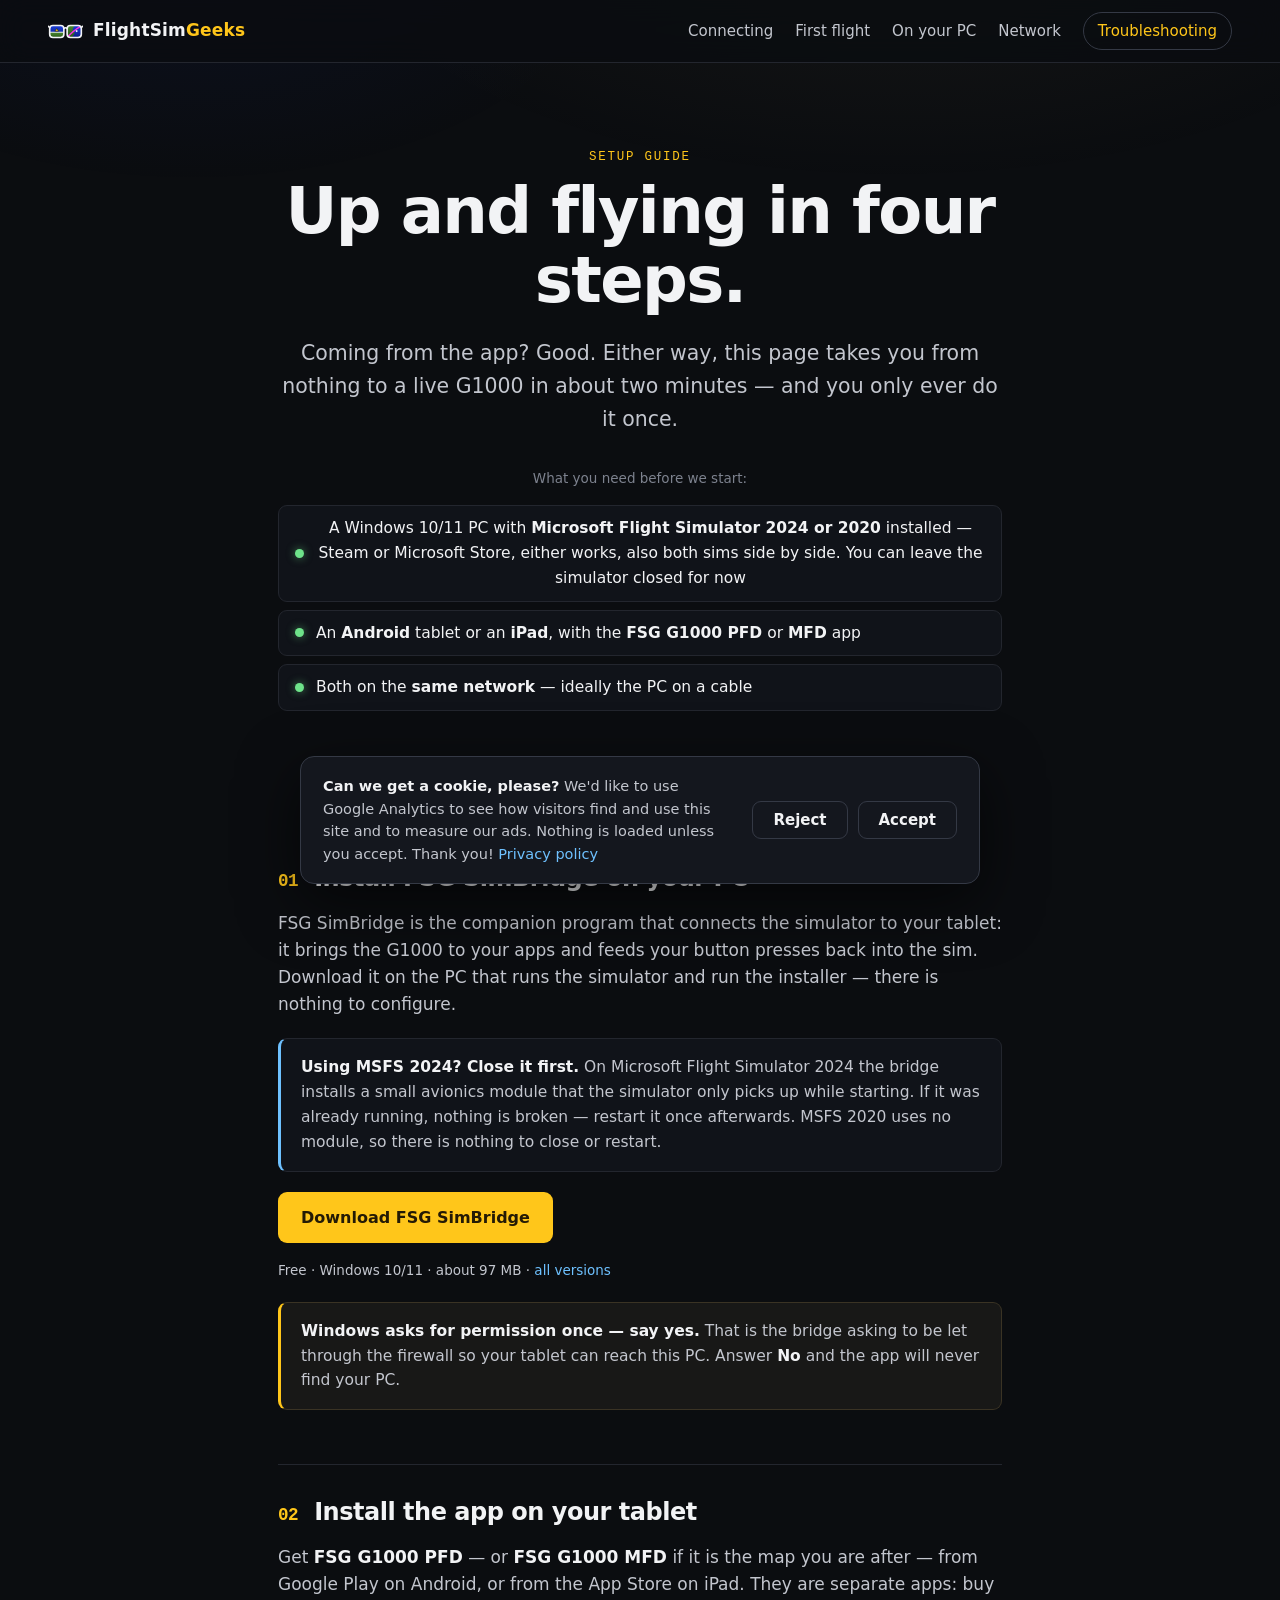
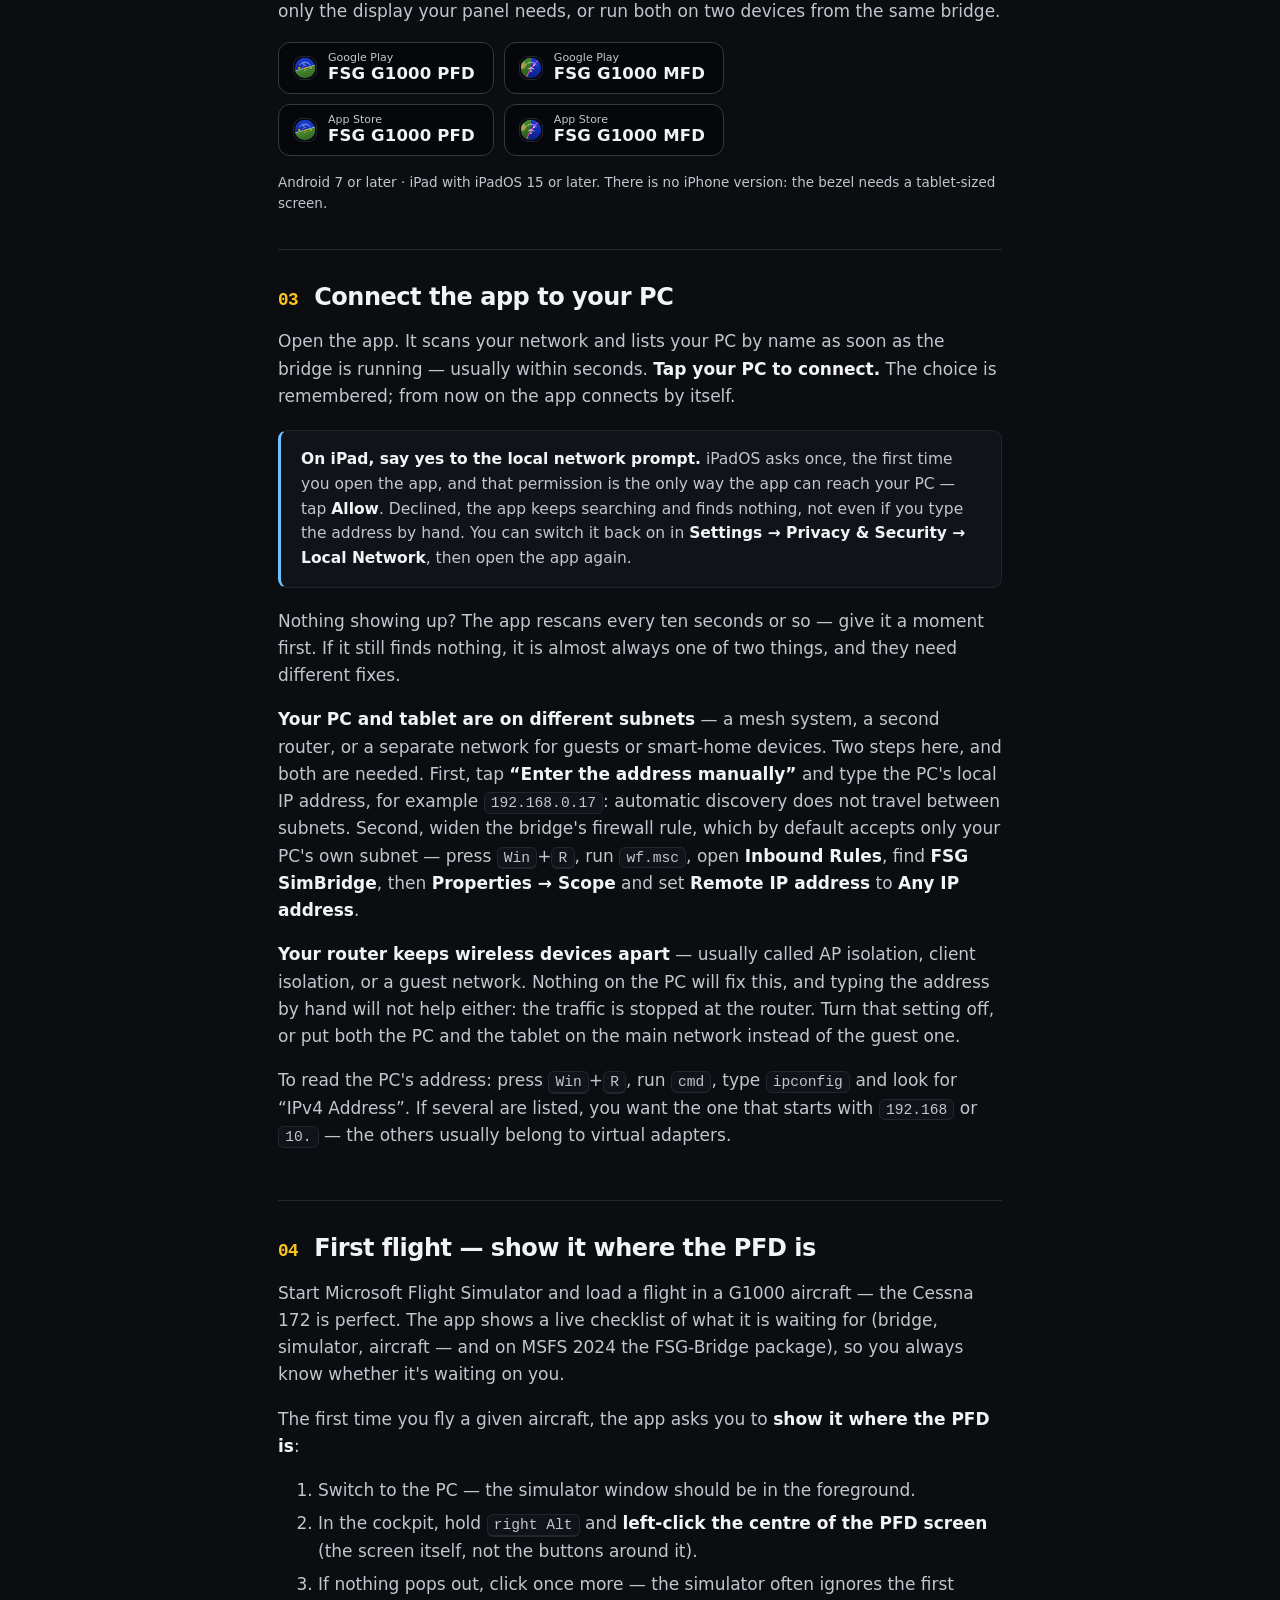
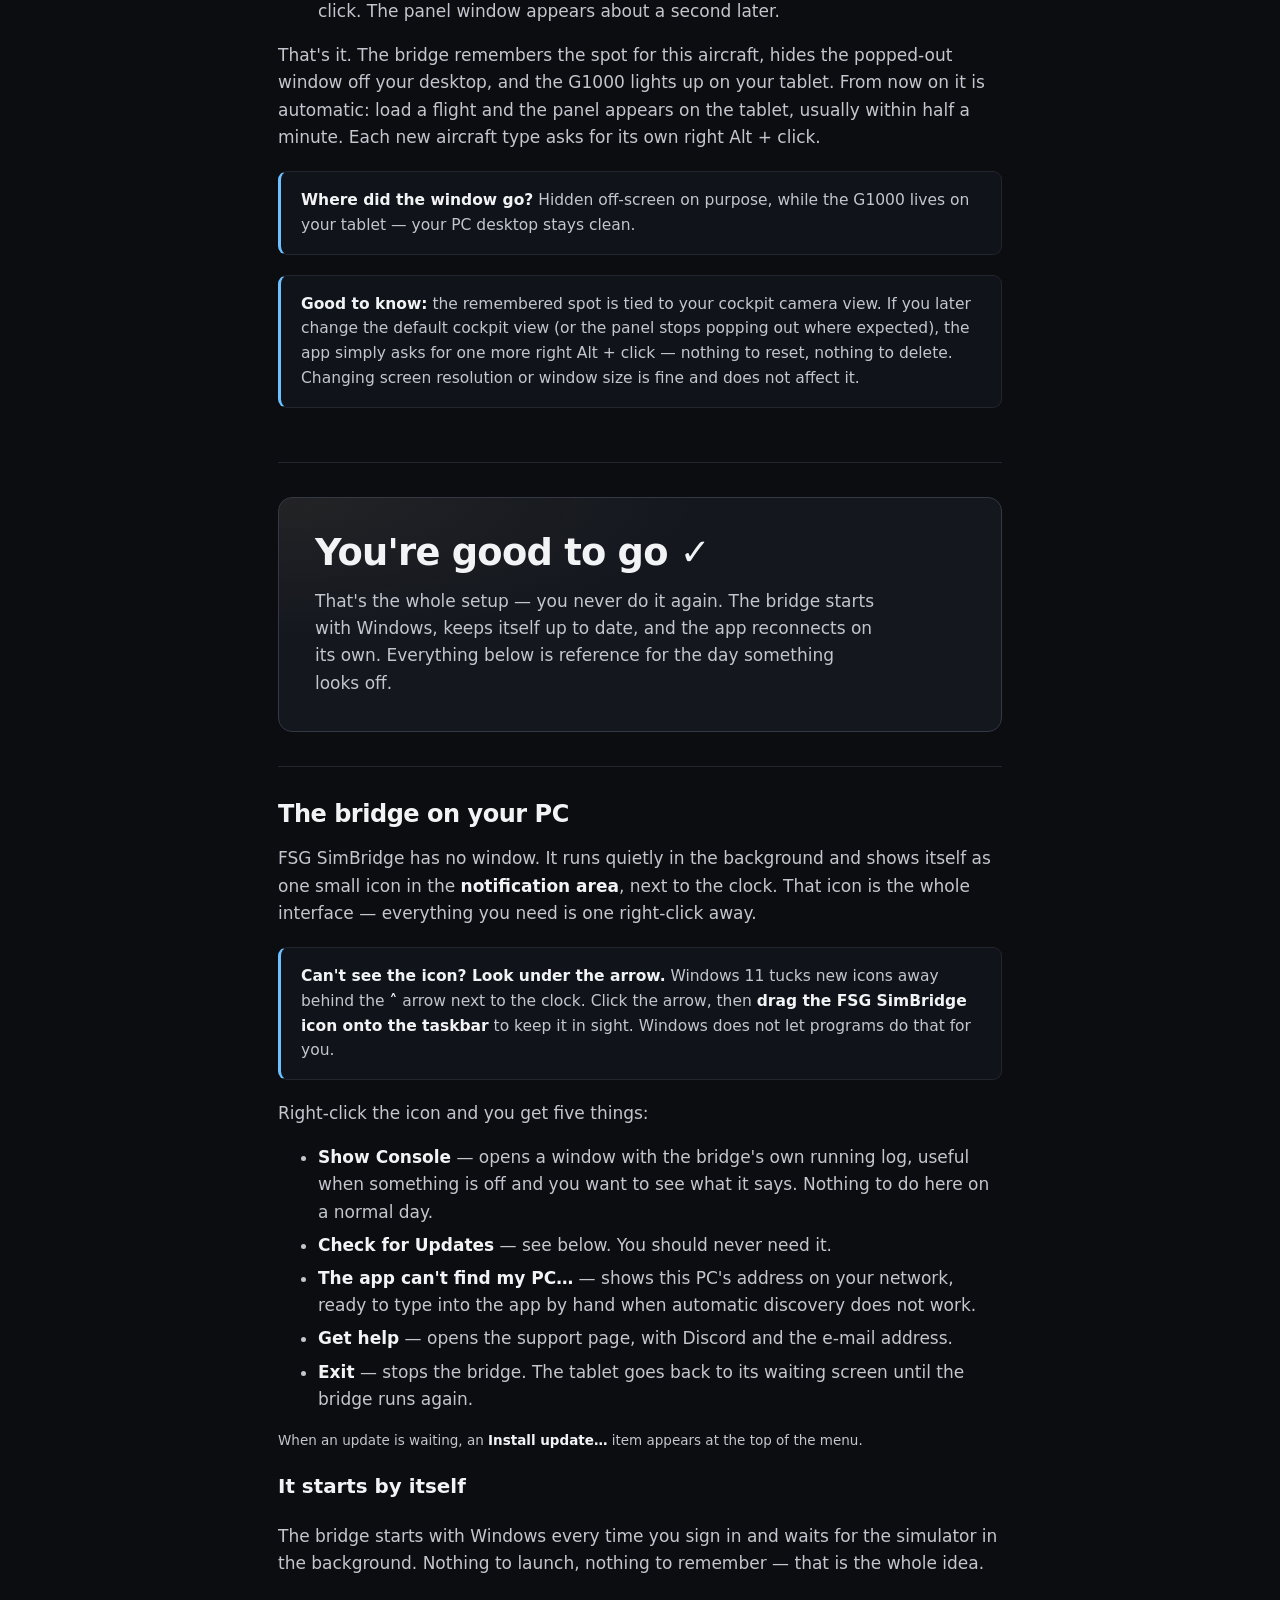
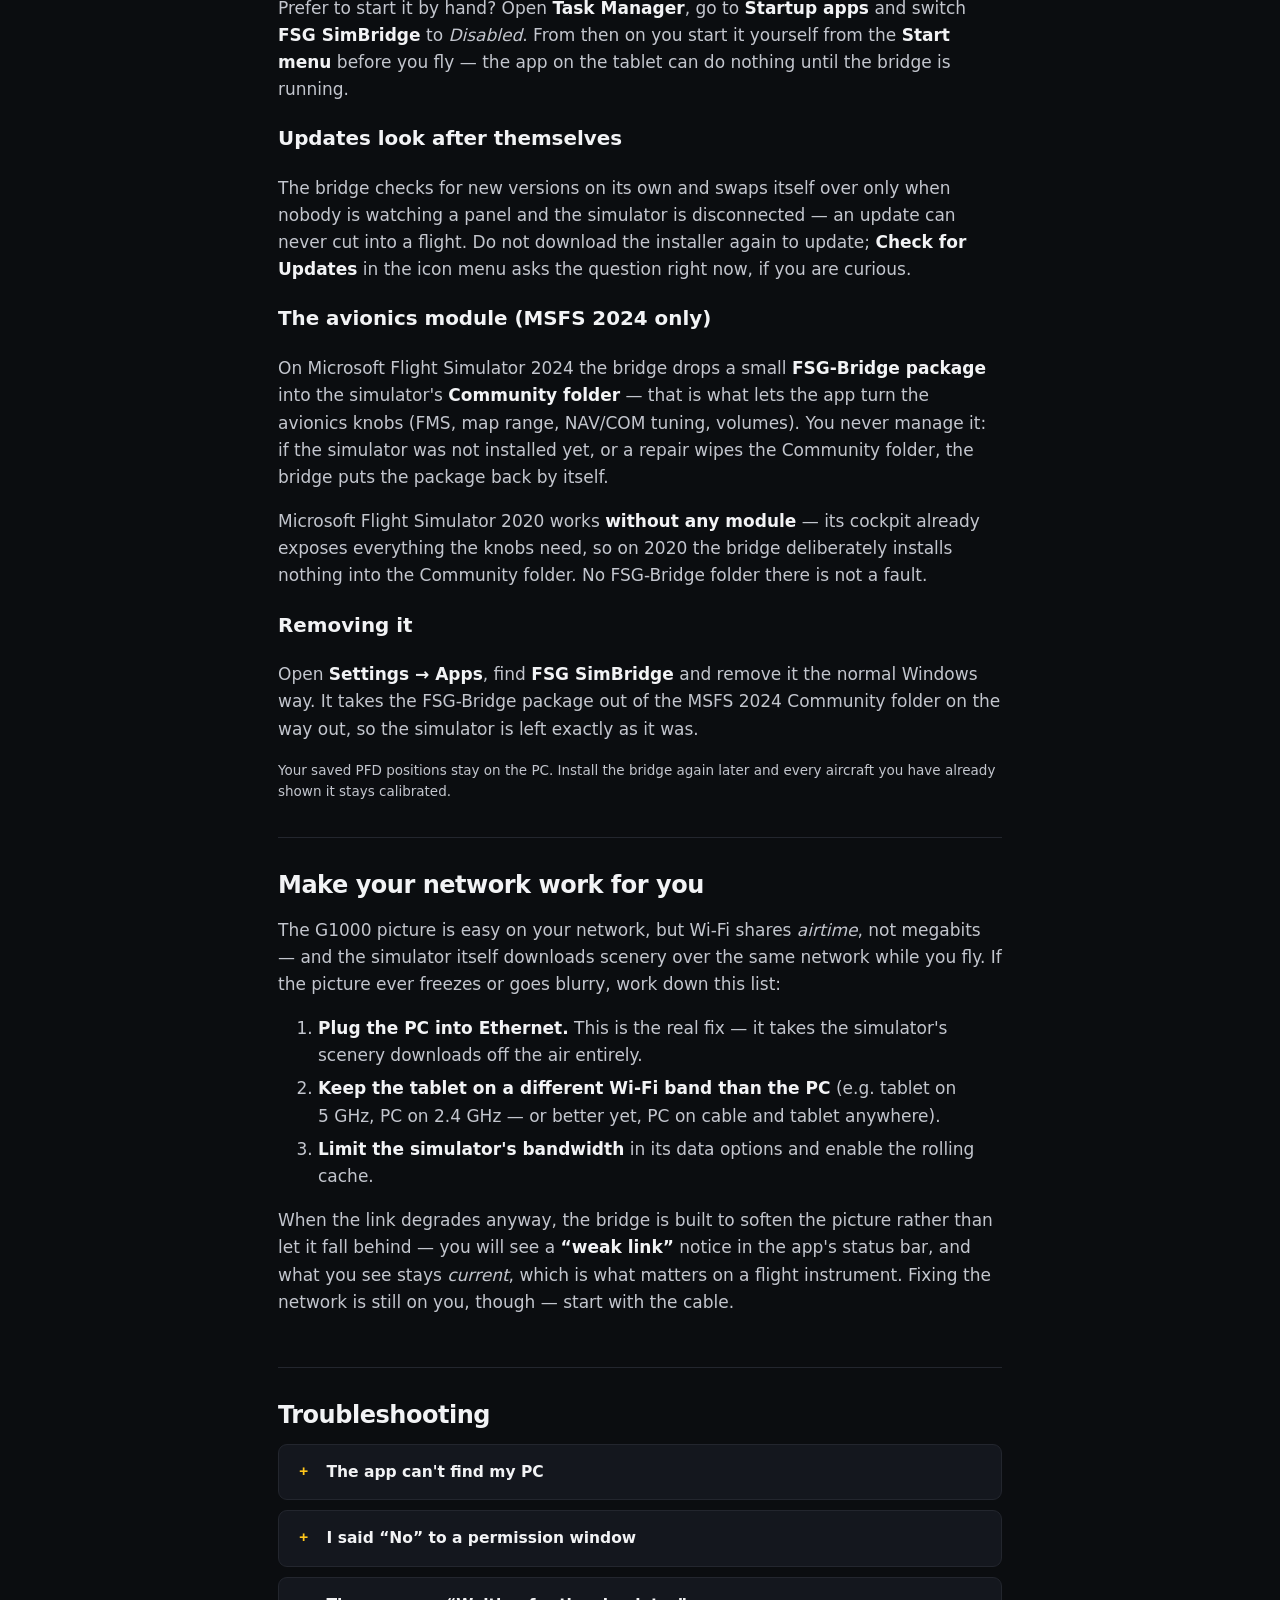
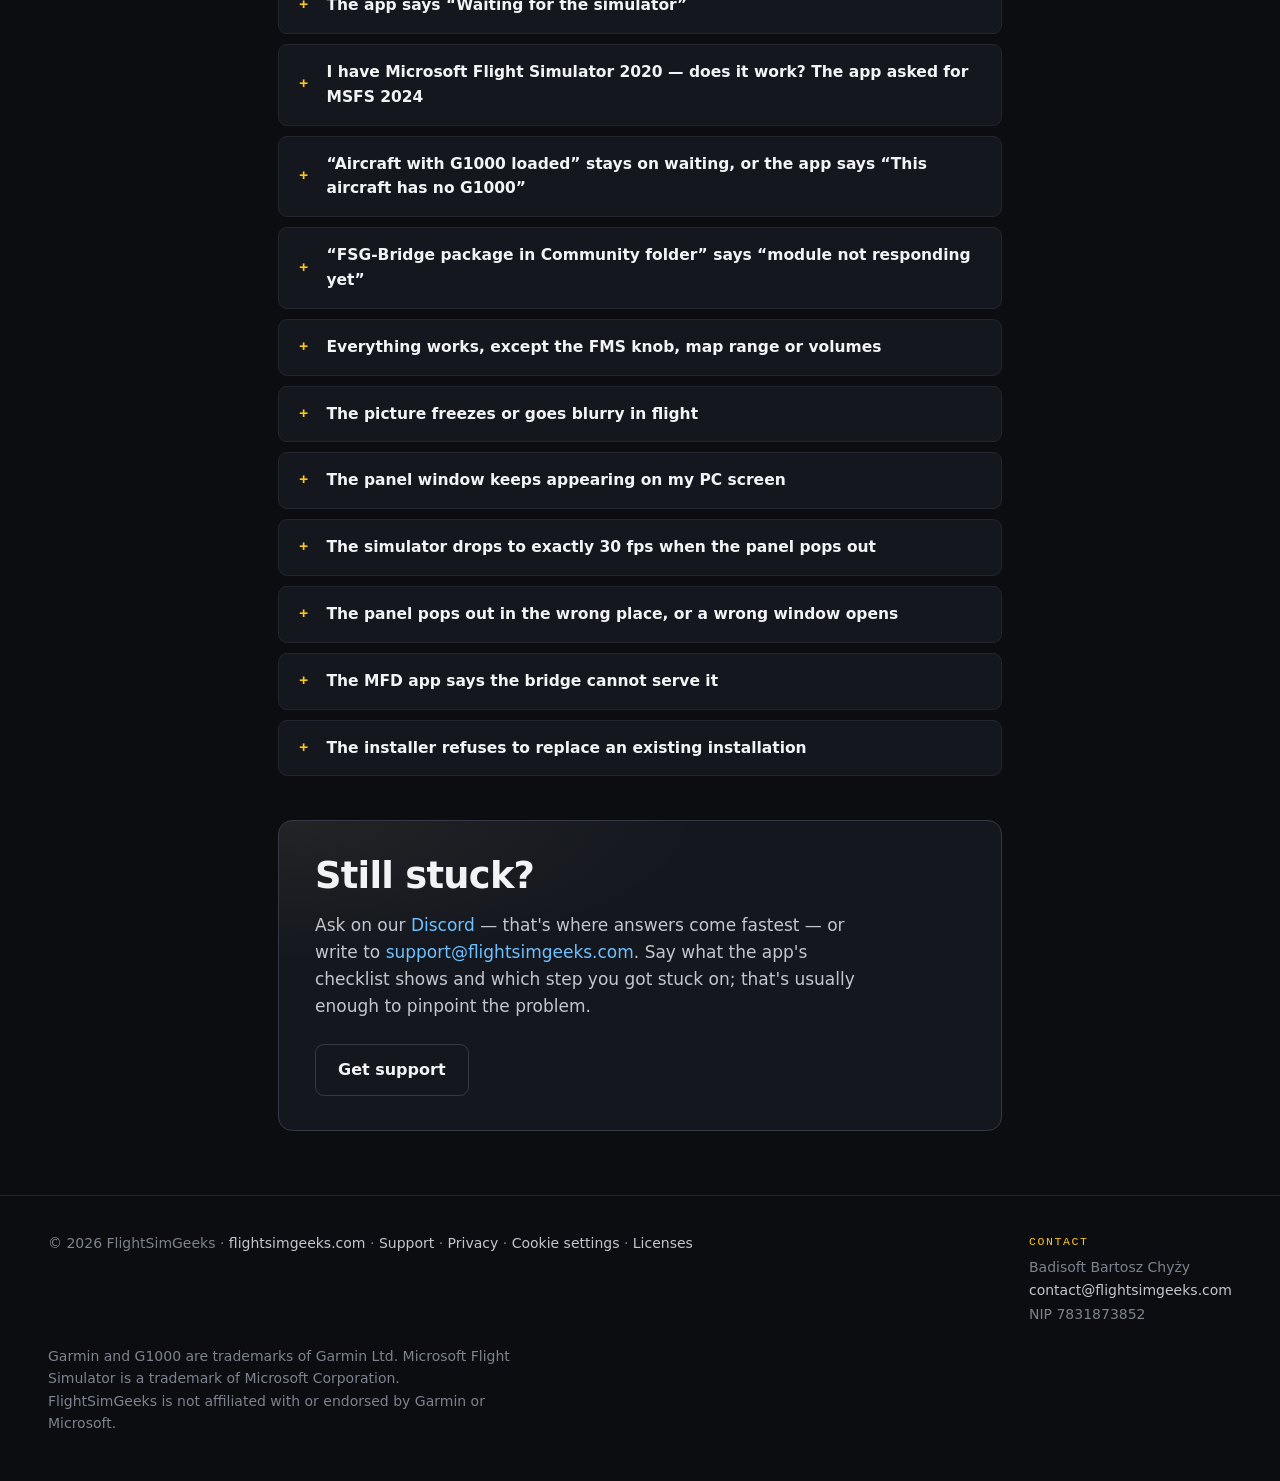
<file: setup/index.html>
<!doctype html>
<html lang="en">
<head>
  <meta charset="utf-8">
  <meta name="viewport" content="width=device-width, initial-scale=1">

  <!-- Google tag (gtag.js) with Consent Mode v2: consent.js loads it only after the
       visitor accepts cookies in the banner -->
  <script src="../assets/consent.js" defer></script>

  <title>FlightSimGeeks | Setup guide</title>
  <meta name="description" content="Set up FSG SimBridge on your PC, connect the FSG G1000 app on your tablet and make your first flight — a step-by-step guide, about two minutes.">
  <meta name="theme-color" content="#0b0d10">
  <meta property="og:site_name" content="FlightSimGeeks">
  <meta property="og:title" content="Set up FSG SimBridge — setup guide">
  <meta property="og:description" content="Set up FSG SimBridge on your PC, connect the FSG G1000 app on your tablet and make your first flight — about two minutes.">
  <meta property="og:type" content="website">

  <meta property="og:url" content="https://flightsimgeeks.com/setup/">
  <meta property="og:image" content="https://flightsimgeeks.com/assets/img/og-image.jpg">
  <meta property="og:image:width" content="1200">
  <meta property="og:image:height" content="630">
  <meta property="og:image:alt" content="The FSG G1000 PFD app: a live primary flight display framed by the touch bezel with knobs, softkeys and autopilot keys.">
  <meta name="twitter:card" content="summary_large_image">
  <meta name="twitter:image:alt" content="The FSG G1000 PFD app: a live primary flight display framed by the touch bezel with knobs, softkeys and autopilot keys.">
  <link rel="canonical" href="https://flightsimgeeks.com/setup/">
  <link rel="icon" type="image/svg+xml" href="../assets/img/favicon.svg">
  <link rel="apple-touch-icon" href="../assets/img/apple-touch-icon.png">
  <link rel="stylesheet" href="../assets/site.css">
</head>
<body>

<header class="nav">
  <div class="container nav-inner">
    <a class="brand" href="../">
      <img src="../assets/img/logo-fsg.svg" alt="" width="35" height="24">
      <span>FlightSim<span class="brand-accent">Geeks</span></span>
    </a>
    <nav class="nav-links">
      <a href="#connect">Connecting</a>
      <a href="#first-flight">First flight</a>
      <a href="#on-your-pc">On your PC</a>
      <a href="#network">Network</a>
      <a class="nav-cta" href="#troubleshooting">Troubleshooting</a>
    </nav>
  </div>
</header>

<main>

  <section class="hero">
    <div class="container guide">
      <p class="kicker">Setup guide</p>
      <h1>Up and flying in four steps.</h1>
      <p class="lead">
        Coming from the app? Good. Either way, this page takes you from nothing to a
        live G1000 in about two minutes — and you only ever do it once.
      </p>

      <p class="fineprint">What you need before we start:</p>
      <ul class="checklist">
        <li><span class="dot"></span><span>A Windows 10/11 PC with <b>Microsoft Flight Simulator 2024 or 2020</b> installed — Steam or Microsoft Store, either works, also both sims side by side. You can leave the simulator closed for now</span></li>
        <li><span class="dot"></span><span>An <b>Android</b> tablet or an <b>iPad</b>, with the <b>FSG G1000 PFD</b> or <b>MFD</b> app</span></li>
        <li><span class="dot"></span><span>Both on the <b>same network</b> — ideally the PC on a cable</span></li>
      </ul>
    </div>
  </section>

  <section class="mt-0">
    <div class="container guide">

      <div class="guide-step" id="bridge">
        <h2><span class="no">01</span>Install FSG SimBridge on your PC</h2>
        <p>
          FSG SimBridge is the companion program that connects the simulator to your tablet:
          it brings the G1000 to your apps and feeds your button presses back into the sim.
          Download it on the PC that runs the simulator and run the installer — there is
          nothing to configure.
        </p>

        <div class="callout">
          <b>Using MSFS 2024? Close it first.</b> On Microsoft Flight Simulator 2024 the bridge
          installs a small avionics module that the simulator only picks up while starting. If it
          was already running, nothing is broken — restart it once afterwards. MSFS 2020 uses no
          module, so there is nothing to close or restart.
        </div>
        <p>

          <a class="btn btn-primary"
             href="https://github.com/chyzy/FSG-SimBridge/releases/latest/download/FSG-SimBridge-Setup.exe">
            Download FSG SimBridge
          </a>
        </p>
        <p class="fineprint">
          Free · Windows 10/11 · about 97 MB ·
          <a href="https://github.com/chyzy/FSG-SimBridge/releases">all versions</a>
        </p>

        <div class="callout warn">
          <b>Windows asks for permission once — say yes.</b> That is the bridge asking to be
          let through the firewall so your tablet can reach this PC. Answer <b>No</b> and the
          app will never find your PC.
        </div>
      </div>

      <div class="guide-step" id="app">
        <h2><span class="no">02</span>Install the app on your tablet</h2>
        <p>
          Get <b>FSG G1000 PFD</b> — or <b>FSG G1000 MFD</b> if it is the map you are after —
          from Google Play on Android, or from the App Store on iPad. They are separate apps:
          buy only the display your panel needs, or run both on two devices from the same
          bridge.
        </p>
        <div class="badges">

          <a class="store-badge" href="https://play.google.com/store/apps/details?id=com.flightsimgeeks.g1000.pfd&amp;referrer=utm_source%3Dflightsimgeeks%26utm_medium%3Dwebsite%26utm_campaign%3Dsite-setup" target="_blank" rel="noopener">
            <img src="../assets/img/icon-pfd.svg" alt="" width="24" height="24">
            <span><span class="small">Google Play</span><span class="big">FSG G1000 PFD</span></span>
          </a>
          <a class="store-badge" href="https://play.google.com/store/apps/details?id=com.flightsimgeeks.g1000.mfd&amp;referrer=utm_source%3Dflightsimgeeks%26utm_medium%3Dwebsite%26utm_campaign%3Dsite-setup" target="_blank" rel="noopener">
            <img src="../assets/img/icon-mfd.svg" alt="" width="24" height="24">
            <span><span class="small">Google Play</span><span class="big">FSG G1000 MFD</span></span>
          </a>
        </div>
        <div class="badges">

          <a class="store-badge" href="https://apps.apple.com/app/apple-store/id6804881096?pt=122327797&amp;ct=site-setup&amp;mt=8" target="_blank" rel="noopener">
            <img src="../assets/img/icon-pfd.svg" alt="" width="24" height="24">
            <span><span class="small">App Store</span><span class="big">FSG G1000 PFD</span></span>
          </a>
          <a class="store-badge" href="https://apps.apple.com/app/apple-store/id6804881085?pt=122327797&amp;ct=site-setup&amp;mt=8" target="_blank" rel="noopener">
            <img src="../assets/img/icon-mfd.svg" alt="" width="24" height="24">
            <span><span class="small">App Store</span><span class="big">FSG G1000 MFD</span></span>
          </a>
        </div>
        <p class="fineprint">
          Android 7 or later · iPad with iPadOS 15 or later. There is no iPhone version:
          the bezel needs a tablet-sized screen.
        </p>
      </div>

      <div class="guide-step" id="connect">
        <h2><span class="no">03</span>Connect the app to your PC</h2>
        <p>
          Open the app. It scans your network and lists your PC by name as soon as the
          bridge is running — usually within seconds. <b>Tap your PC to connect.</b>
          The choice is remembered; from now on the app connects by itself.
        </p>
        <div class="callout">
          <b>On iPad, say yes to the local network prompt.</b> iPadOS asks once, the first time
          you open the app, and that permission is the only way the app can reach your PC —
          tap <b>Allow</b>. Declined, the app keeps searching and finds nothing, not even if
          you type the address by hand. You can switch it back on in
          <b>Settings → Privacy&nbsp;&amp;&nbsp;Security → Local Network</b>, then open the app
          again.
        </div>
        <p>
          Nothing showing up? The app rescans every ten seconds or so — give it a moment
          first. If it still finds nothing, it is almost always one of two things, and they
          need different fixes.
        </p>
        <p>
          <b>Your PC and tablet are on different subnets</b> — a mesh system, a second
          router, or a separate network for guests or smart-home devices. Two steps here,
          and both are needed. First, tap <b>“Enter the address manually”</b> and type the
          PC's local IP address, for example <code>192.168.0.17</code>: automatic discovery
          does not travel between subnets. Second, widen the bridge's firewall rule, which
          by default accepts only your PC's own subnet — press
          <kbd>Win</kbd>+<kbd>R</kbd>, run <code>wf.msc</code>, open <b>Inbound Rules</b>,
          find <b>FSG SimBridge</b>, then <b>Properties → Scope</b> and set
          <b>Remote IP address</b> to <b>Any IP address</b>.
        </p>
        <p>
          <b>Your router keeps wireless devices apart</b> — usually called AP isolation,
          client isolation, or a guest network. Nothing on the PC will fix this, and typing
          the address by hand will not help either: the traffic is stopped at the router.
          Turn that setting off, or put both the PC and the tablet on the main network
          instead of the guest one.
        </p>
        <p>
          To read the PC's address: press <kbd>Win</kbd>+<kbd>R</kbd>, run <code>cmd</code>,
          type <code>ipconfig</code> and look for “IPv4 Address”. If several are listed, you
          want the one that starts with <code>192.168</code> or <code>10.</code> — the others
          usually belong to virtual adapters.
        </p>
      </div>

      <div class="guide-step" id="first-flight">
        <h2><span class="no">04</span>First flight — show it where the PFD is</h2>
        <p>
          Start Microsoft Flight Simulator and load a flight in a G1000 aircraft — the
          Cessna 172 is perfect. The app shows a live checklist of what it is waiting for
          (bridge, simulator, aircraft — and on MSFS 2024 the FSG-Bridge package), so you
          always know whether it's waiting on you.
        </p>
        <p>
          The first time you fly a given aircraft, the app asks you to
          <b>show it where the PFD is</b>:
        </p>
        <ol>
          <li>Switch to the PC — the simulator window should be in the foreground.</li>
          <li>In the cockpit, hold <kbd>right&nbsp;Alt</kbd> and <b>left-click the centre of the
              PFD screen</b> (the screen itself, not the buttons around it).</li>
          <li>If nothing pops out, click once more — the simulator often ignores the first
              click. The panel window appears about a second later.</li>
        </ol>
        <p>
          That's it. The bridge remembers the spot for this aircraft, hides the popped-out
          window off your desktop, and the G1000 lights up on your tablet. From now on it
          is automatic: load a flight and the panel appears on the tablet, usually within
          half a minute. Each new aircraft type asks for its own
          right&nbsp;Alt&nbsp;+&nbsp;click.
        </p>
        <div class="callout">
          <b>Where did the window go?</b> Hidden off-screen on purpose, while the G1000
          lives on your tablet — your PC desktop stays clean.
        </div>
        <div class="callout">
          <b>Good to know:</b> the remembered spot is tied to your cockpit camera
          view. If you later change the default cockpit view (or the panel stops popping out
          where expected), the app simply asks for one more right&nbsp;Alt&nbsp;+&nbsp;click —
          nothing to reset, nothing to delete. Changing screen resolution or window size is
          fine and does not affect it.
        </div>
      </div>

      <div class="guide-step" id="done">
        <div class="setup-teaser">
          <div>
            <h2 class="mt-0">You're good to go ✓</h2>
            <p class="teaser-lead">
              That's the whole setup — you never do it again. The bridge starts with Windows,
              keeps itself up to date, and the app reconnects on its own. Everything below is
              reference for the day something looks off.
            </p>
          </div>
        </div>
      </div>

      <div class="guide-step" id="on-your-pc">
        <h2>The bridge on your PC</h2>
        <p>
          FSG SimBridge has no window. It runs quietly in the background and shows itself as one
          small icon in the <b>notification area</b>, next to the clock. That icon is the whole
          interface — everything you need is one right-click away.
        </p>
        <div class="callout">
          <b>Can't see the icon? Look under the arrow.</b> Windows 11 tucks new icons away behind
          the <b>˄</b> arrow next to the clock. Click the arrow, then <b>drag the FSG SimBridge
          icon onto the taskbar</b> to keep it in sight. Windows does not let programs do that
          for you.
        </div>
        <p>Right-click the icon and you get five things:</p>
        <ul>
          <li><b>Show Console</b> — opens a window with the bridge's own running log, useful when
              something is off and you want to see what it says. Nothing to do here on a normal day.</li>
          <li><b>Check for Updates</b> — see below. You should never need it.</li>
          <li><b>The app can't find my PC…</b> — shows this PC's address on your network, ready to
              type into the app by hand when automatic discovery does not work.</li>
          <li><b>Get help</b> — opens the support page, with Discord and the e-mail address.</li>
          <li><b>Exit</b> — stops the bridge. The tablet goes back to its waiting screen until
              the bridge runs again.</li>
        </ul>
        <p class="fineprint">
          When an update is waiting, an <b>Install update…</b> item appears at the top of the menu.
        </p>

        <h3>It starts by itself</h3>
        <p>
          The bridge starts with Windows every time you sign in and waits for the simulator in
          the background. Nothing to launch, nothing to remember — that is the whole idea.
        </p>
        <p>
          Prefer to start it by hand? Open <b>Task Manager</b>, go to <b>Startup apps</b> and
          switch <b>FSG SimBridge</b> to <i>Disabled</i>. From then on you start it yourself from
          the <b>Start menu</b> before you fly — the app on the tablet can do nothing until the
          bridge is running.
        </p>

        <h3>Updates look after themselves</h3>
        <p>
          The bridge checks for new versions on its own and swaps itself over only when nobody
          is watching a panel and the simulator is disconnected — an update can never cut into
          a flight. Do not download the installer again to update; <b>Check for Updates</b> in
          the icon menu asks the question right now, if you are curious.
        </p>

        <h3>The avionics module (MSFS 2024 only)</h3>
        <p>
          On Microsoft Flight Simulator 2024 the bridge drops a small <b>FSG-Bridge package</b>
          into the simulator's <b>Community folder</b> — that is what lets the app turn the
          avionics knobs (FMS, map range, NAV/COM tuning, volumes). You never manage it: if the
          simulator was not installed yet, or a repair wipes the Community folder, the bridge
          puts the package back by itself.
        </p>
        <p>
          Microsoft Flight Simulator 2020 works <b>without any module</b> — its cockpit already
          exposes everything the knobs need, so on 2020 the bridge deliberately installs nothing
          into the Community folder. No FSG-Bridge folder there is not a fault.
        </p>

        <h3>Removing it</h3>
        <p>
          Open <b>Settings → Apps</b>, find <b>FSG SimBridge</b> and remove it the normal
          Windows way. It takes the FSG-Bridge package out of the MSFS 2024 Community folder on
          the way out, so the simulator is left exactly as it was.
        </p>
        <p class="fineprint">
          Your saved PFD positions stay on the PC. Install the bridge again later and every
          aircraft you have already shown it stays calibrated.
        </p>
      </div>

      <div class="guide-step" id="network">
        <h2>Make your network work for you</h2>
        <p>
          The G1000 picture is easy on your network, but Wi-Fi shares <i>airtime</i>,
          not megabits — and the simulator itself downloads scenery over the same network
          while you fly. If the picture ever freezes or goes blurry, work down this list:
        </p>
        <ol>
          <li><b>Plug the PC into Ethernet.</b> This is the real fix — it takes the
              simulator's scenery downloads off the air entirely.</li>
          <li><b>Keep the tablet on a different Wi-Fi band than the PC</b> (e.g. tablet on
              5&nbsp;GHz, PC on 2.4&nbsp;GHz — or better yet, PC on cable and tablet
              anywhere).</li>
          <li><b>Limit the simulator's bandwidth</b> in its data options and enable the
              rolling cache.</li>
        </ol>
        <p>
          When the link degrades anyway, the bridge is built to soften the picture rather
          than let it fall behind — you will see a <b>“weak link”</b> notice in the app's
          status bar, and what you see stays <i>current</i>, which is what matters on a
          flight instrument. Fixing the network is still on you, though — start with
          the cable.
        </p>
      </div>

      <div class="guide-step" id="troubleshooting">
        <h2>Troubleshooting</h2>

        <details>
          <summary>The app can't find my PC</summary>
          <div class="body">
            <ul>
              <li>Is the bridge running on the PC? Look for its icon next to the clock (under
                  the <b>˄</b> arrow on Windows 11). If it is not there, start <b>FSG SimBridge</b>
                  from the Start menu and watch the app — it rescans every ten seconds or so and
                  will pick it up.</li>
              <li>Are both devices on the same network? A guest Wi-Fi or a mobile hotspot on
                  the tablet counts as a different network.</li>
              <li>On an iPad: was the <b>local network</b> permission declined the first time?
                  Then the app searches for ever and finds nothing. Switch it on in
                  <b>Settings → Privacy&nbsp;&amp;&nbsp;Security → Local Network</b> and open
                  the app again.</li>
              <li>Did you ever answer <b>No</b> to a Windows permission window about the
                  bridge? Then the firewall is in the way. See <b>“I said No to a permission
                  window”</b> below — the bridge detects this on every start and offers to
                  fix it.</li>
              <li>Not sure it's the firewall? Open <b>http://localhost:5750</b> in a browser
                  <b>on the PC</b>. That page always works locally — and if the firewall is
                  blocking the bridge, it says so right there.</li>
              <li>Some routers isolate wireless clients from each other (“AP isolation”/“client
                  isolation”). Either disable that, or use
                  <b>“Enter the address manually”</b> with the PC's IP.</li>
            </ul>
          </div>
        </details>

        <details>
          <summary>I said “No” to a permission window</summary>
          <div class="body">
            <p>
              There are two windows you can say No to, and they break the same thing in
              different ways:
            </p>
            <ul>
              <li>the <b>admin window (UAC)</b> during the install — the bridge never got its
                  firewall rule;</li>
              <li>the <b>Windows Firewall prompt</b> the first time the bridge ran — Windows
                  then silently adds <i>blocking</i> rules for the bridge. Blocking rules win
                  over allowing ones, so the tablet cannot reach this PC even when everything
                  looks correctly installed.</li>
            </ul>
            <p>
              The fix is the same either way: <b>restart the bridge</b> (right-click its icon
              next to the clock → <b>Exit</b>, start it again from the Start menu).
              On every start the bridge inspects the firewall; when something is blocking it,
              it shows a warning on the PC and asks for permission to repair — answer
              <b>Yes</b> this time and it cleans up after the declined prompt by itself.
            </p>
            <p>
              Said No to the repair prompt as well? The bridge stops asking — a permission
              window at every sign-in would be worse than the problem. The warning window
              stays, with a <b>Fix firewall</b> button: press it whenever you are ready and
              Windows asks for administrator rights once more. If that still does not help,
              the window then shows the exact command to run as administrator, ready to
              select and copy. Reinstalling the bridge and answering <b>Yes</b> works too.
            </p>
            <p>
              You can also see the state for yourself: open <b>http://localhost:5750</b> in a
              browser on the PC. If the firewall is blocking the bridge, the warning is printed
              right on that page.
            </p>
          </div>
        </details>

        <details>
          <summary>The app says “Waiting for the simulator”</summary>
          <div class="body">
            <p>
              The bridge is fine — it just can't see the simulator. Start Microsoft Flight
              Simulator (2024 or 2020, whichever you fly) and load into a flight; the app
              connects as soon as the simulator answers.
            </p>
          </div>
        </details>

        <details>
          <summary>I have Microsoft Flight Simulator 2020 — does it work? The app asked for MSFS&nbsp;2024</summary>
          <div class="body">
            <p>
              It works: FSG&nbsp;G1000 supports <b>both Microsoft Flight Simulator 2020 and
              2024</b>, from Steam or the Microsoft Store alike. On MSFS&nbsp;2020 everything —
              buttons and knobs — runs through the simulator's own cockpit controls, so the
              bridge does not even need its avionics module there.
            </p>
            <p>
              If the app still says it <i>needs MSFS&nbsp;2024</i>, you are looking at an older
              version: that message comes from app versions before 0.9.4 and older bridges.
              Update the app from the store and let the bridge update itself (or grab the
              latest installer above) — nothing else to change.
            </p>
          </div>
        </details>

        <details>
          <summary>“Aircraft with G1000 loaded” stays on waiting, or the app says “This aircraft has no G1000”</summary>
          <div class="body">
            <p>
              The app works only with the Garmin G1000. Load an aircraft that flies the stock
              G1000&nbsp;NXi — Cessna 172 G1000, Bonanza G36, DA62, DA42, DA40&nbsp;NG or the
              Cirrus SR22T are all verified. In an airliner or a steam-gauge aircraft the app
              tells you so and waits for a G1000 aircraft; that's by design.
            </p>
          </div>
        </details>

        <details>
          <summary>“FSG-Bridge package in Community folder” says “module not responding yet”</summary>
          <div class="body">
            <p>
              This concerns <b>MSFS 2024 only</b> — on MSFS 2020 there is no module and the
              app does not wait for one.
            </p>
            <p>
              The simulator loads packages only at startup. If the bridge was installed
              while the simulator was running, restart it once.
            </p>
            <p>
              Still not responding? The package may have been removed — repairing
              Microsoft Flight Simulator 2024 through the Xbox app is known to wipe the
              Community folder without asking. You do not have to reinstall anything: the
              bridge notices within a minute and puts the package back by itself. Then
              <b>restart the simulator once</b>, because it only loads packages while starting up.
            </p>
          </div>
        </details>

        <details>
          <summary>Everything works, except the FMS knob, map range or volumes</summary>
          <div class="body">
            <p>
              The buttons travel one path, the avionics knobs another. On <b>MSFS 2024</b> the
              knobs need the <b>FSG-Bridge package</b> in the simulator's Community folder — see
              the point above: restart the simulator, and give the bridge a minute to put the
              package back if it went missing.
            </p>
            <p>
              On <b>MSFS 2020</b> no package is involved — the knobs use the simulator's own
              cockpit controls. Make sure the bridge and the app are up to date (0.9.4 or
              newer), and that the aircraft flies the stock G1000.
            </p>
          </div>
        </details>

        <details>
          <summary>The picture freezes or goes blurry in flight</summary>
          <div class="body">
            <p>
              Classic Wi-Fi congestion — it typically starts right when the flight begins,
              because that is when the simulator starts downloading scenery. Go through
              <a href="#network">the network section</a>: PC on cable first. If a
              “weak link” notice shows in the app, the bridge is already compensating; fix
              the network and it recovers on its own.
            </p>
          </div>
        </details>

        <details>
          <summary>The panel window keeps appearing on my PC screen</summary>
          <div class="body">
            <p>
              A brief flash while the panel is created is normal. The bridge needs the
              simulator in the foreground to create the panel, briefly takes over the
              mouse to do it, then hides the window again. If the window <i>stays</i>
              visible, restart the bridge — it re-adopts the panel and tucks it away.
            </p>
          </div>
        </details>

        <details>
          <summary>The simulator drops to exactly 30 fps when the panel pops out</summary>
          <div class="body">
            <p>
              That is V-Sync, not a slow PC. With V-Sync switched on in the simulator, a
              popped-out panel window makes Microsoft Flight Simulator lock to half of your
              monitor's refresh rate: 30&nbsp;fps on a 60&nbsp;Hz screen, even when the PC
              could do far more. The bridge has to pop the panel out to stream it, so this
              shows up the moment the panel window is created.
            </p>
            <p>
              Turn V-Sync <b>off</b> in the simulator (<b>Options → General Options →
              Graphics</b>) and the frame rate comes straight back. If you like a frame cap
              for smoothness, set it in the graphics driver instead: <b>Max Frame Rate</b> in
              the NVIDIA Control Panel, the frame rate limiter in AMD Adrenalin, or a tool
              like RTSS. Those cap without halving.
            </p>
            <p class="fineprint">
              Confirmed on Microsoft Flight Simulator 2020. If you see it on 2024, tell us.
              We have not seen it there yet.
            </p>
          </div>
        </details>

        <details>
          <summary>The panel pops out in the wrong place, or a wrong window opens</summary>
          <div class="body">
            <p>
              The remembered click spot no longer matches — usually after changing the cockpit
              camera view. The app will ask you to show it the PFD again: one
              right&nbsp;Alt&nbsp;+&nbsp;click on the centre of the PFD screen, and the new spot
              replaces the old one.
            </p>
          </div>
        </details>

        <details>
          <summary>The MFD app says the bridge cannot serve it</summary>
          <div class="body">
            <p>
              The FSG SimBridge on your PC is older than the app. It updates itself within a few
              hours; to hurry it along, right-click its icon next to the clock and choose
              <b>Check for Updates</b>. The app reconnects once the bridge restarts.
            </p>
          </div>
        </details>

        <details>
          <summary>The installer refuses to replace an existing installation</summary>
          <div class="body">
            <p>
              You are running the installer over a copy that is already on the PC — something you
              almost never need to do, because the bridge updates itself. If you do, two things
              have to be true first:
            </p>
            <ol>
              <li><b>Close the bridge.</b> Right-click its icon next to the clock and choose
                  <b>Exit</b>.</li>
              <li><b>Close any Explorer window</b> showing the bridge's own folder. An open folder
                  alone is enough to block the installer, even with the bridge already closed —
                  including the folder the installer's own <b>Open Install Directory</b> button
                  opens for you.</li>
            </ol>
            <p>Then run the installer again and it goes through.</p>
          </div>
        </details>
      </div>

      <div class="setup-teaser">
        <div>
          <h2 class="mt-0">Still stuck?</h2>
          <p class="teaser-lead">

            Ask on our <a href="https://discord.gg/sT5G3rSq7q" rel="noopener">Discord</a> —
            that's where answers come fastest — or write to
            <a href="mailto:support@flightsimgeeks.com">support@flightsimgeeks.com</a>.
            Say what the app's checklist shows and which step you got stuck on; that's
            usually enough to pinpoint the problem.
          </p>
        </div>
        <a class="btn btn-ghost" href="../support/">Get support</a>
      </div>

    </div>
  </section>

</main>

<footer>
  <div class="container footer-inner">
    <div>
      © 2026 FlightSimGeeks ·
      <a href="../">flightsimgeeks.com</a> ·
      <a href="../support/">Support</a> ·
      <a href="../privacy/">Privacy</a> ·
      <button type="button" class="link-button" data-consent-settings>Cookie settings</button> ·
      <a href="https://github.com/chyzy/FSG-SimBridge/blob/HEAD/THIRD-PARTY-NOTICES.md">Licenses</a>
    </div>
    <div class="footer-contact">
      <span class="footer-label">Contact</span>
      Badisoft Bartosz Chyży<br>
      <a href="mailto:contact@flightsimgeeks.com">contact@flightsimgeeks.com</a><br>
      NIP 7831873852
    </div>
    <div class="trademark">
      Garmin and G1000 are trademarks of Garmin Ltd. Microsoft Flight Simulator is a trademark
      of Microsoft Corporation. FlightSimGeeks is not affiliated with or endorsed by Garmin
      or Microsoft.
    </div>
  </div>
</footer>

</body>
</html>
</file>
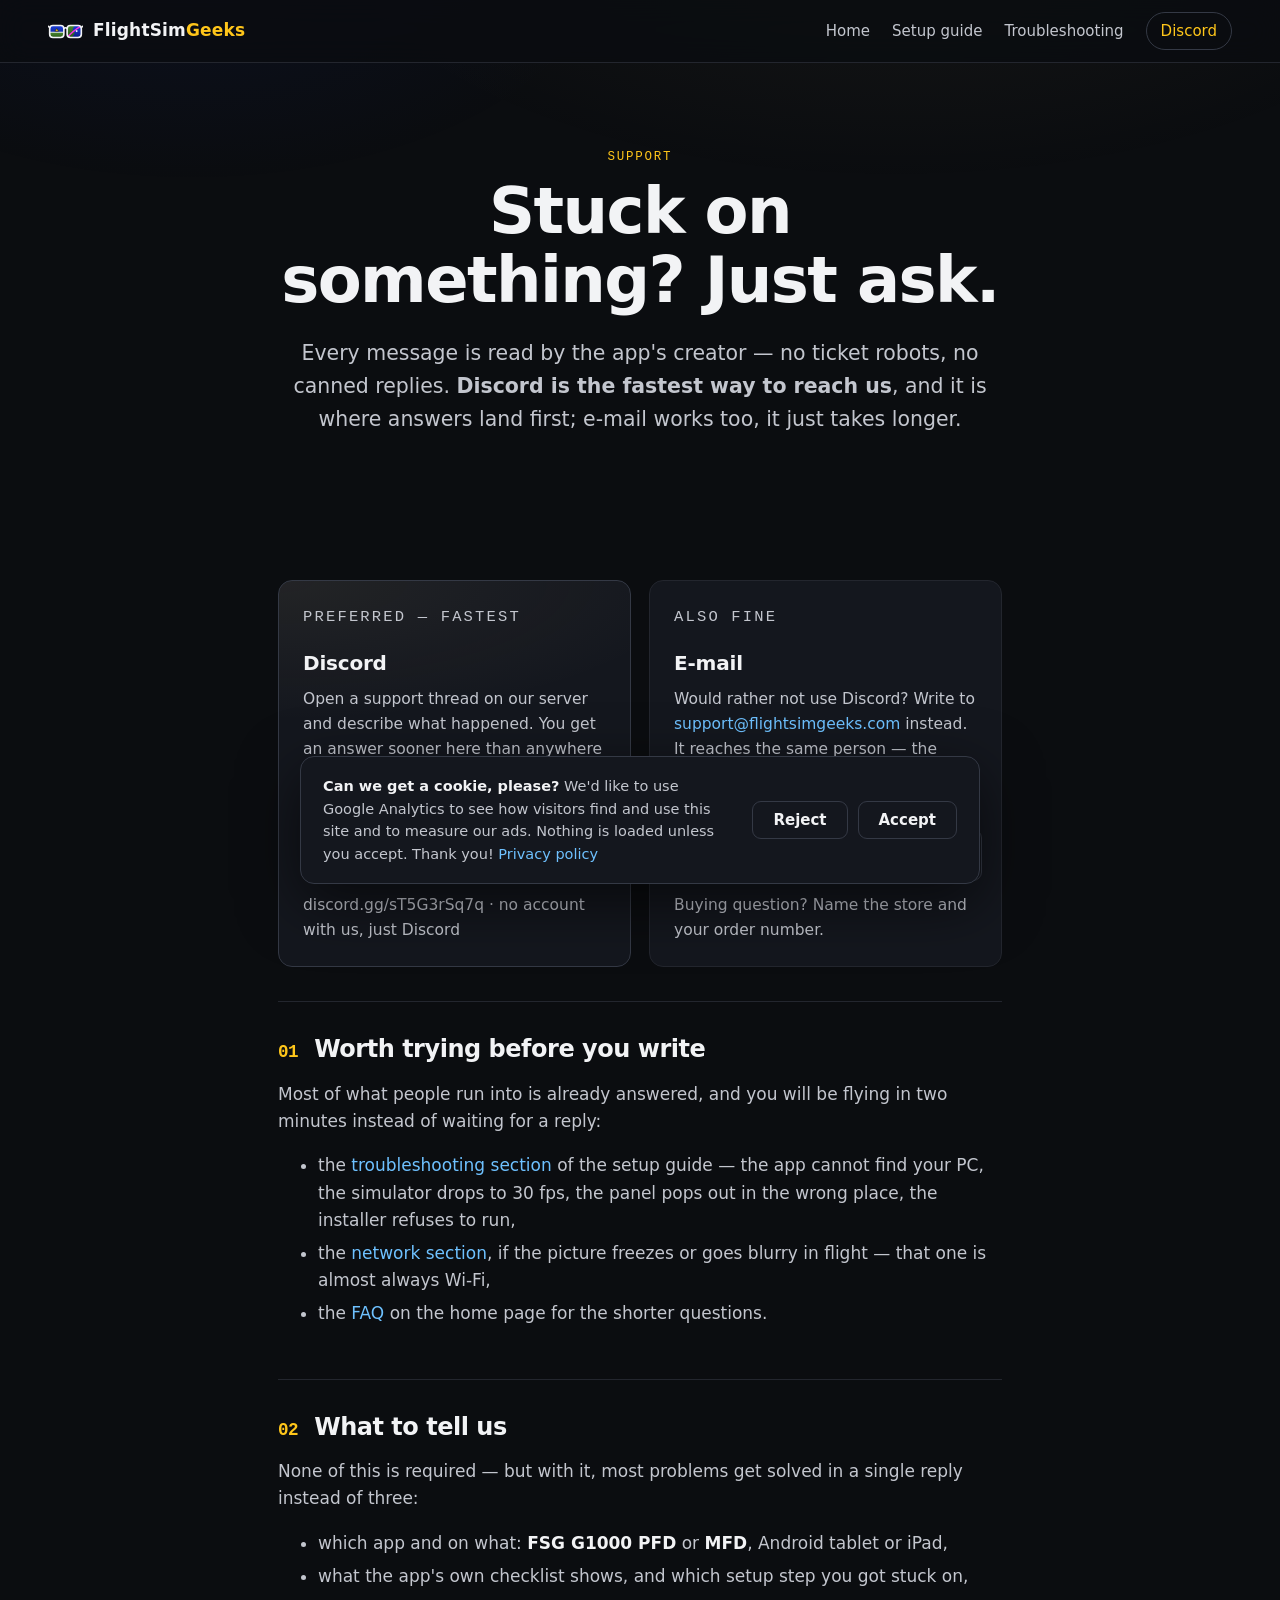
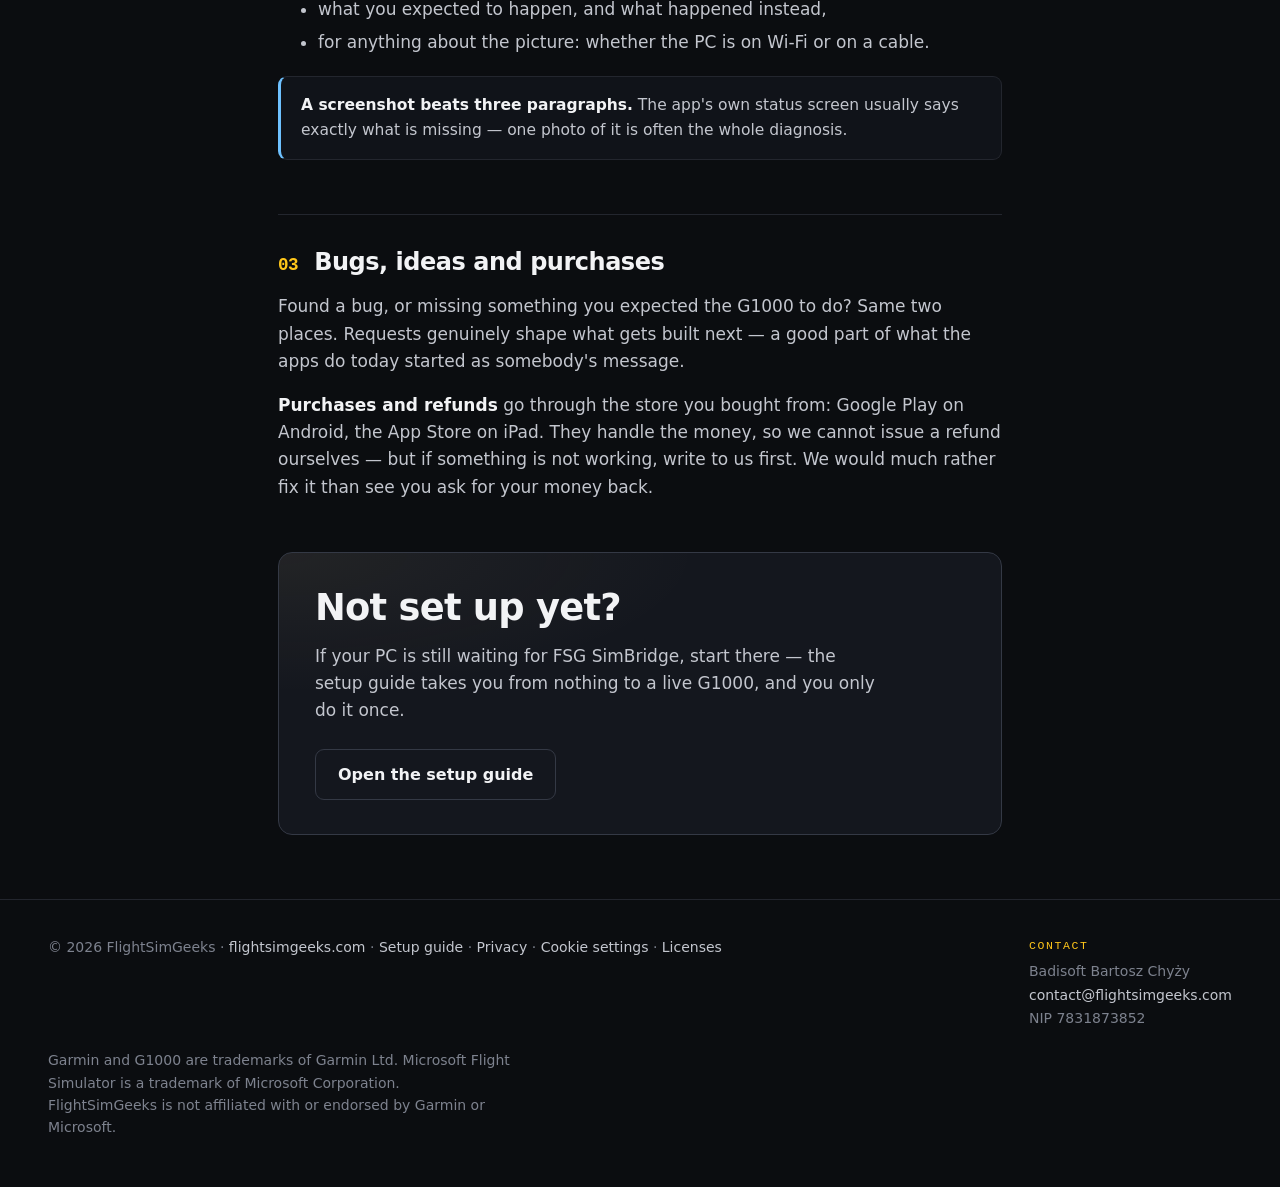
<file: support/index.html>
<!doctype html>
<html lang="en">
<head>
  <meta charset="utf-8">
  <meta name="viewport" content="width=device-width, initial-scale=1">

  <!-- Google tag (gtag.js) with Consent Mode v2: consent.js loads it only after the
       visitor accepts cookies in the banner -->
  <script src="../assets/consent.js" defer></script>

  <title>FlightSimGeeks | Support</title>
  <meta name="description" content="Get help with FSG G1000 PFD and MFD: open a thread on our Discord server for the fastest answer, or write to support@flightsimgeeks.com.">
  <meta name="theme-color" content="#0b0d10">
  <meta property="og:site_name" content="FlightSimGeeks">
  <meta property="og:title" content="Support — FlightSimGeeks">
  <meta property="og:description" content="Discord is the fastest way to reach us; support@flightsimgeeks.com works too. Every message is read by someone who works on the apps.">
  <meta property="og:type" content="website">

  <meta property="og:url" content="https://flightsimgeeks.com/support/">
  <meta property="og:image" content="https://flightsimgeeks.com/assets/img/og-image.jpg">
  <meta property="og:image:width" content="1200">
  <meta property="og:image:height" content="630">
  <meta property="og:image:alt" content="The FSG G1000 PFD app: a live primary flight display framed by the touch bezel with knobs, softkeys and autopilot keys.">
  <meta name="twitter:card" content="summary_large_image">
  <meta name="twitter:image:alt" content="The FSG G1000 PFD app: a live primary flight display framed by the touch bezel with knobs, softkeys and autopilot keys.">
  <link rel="canonical" href="https://flightsimgeeks.com/support/">
  <link rel="icon" type="image/svg+xml" href="../assets/img/favicon.svg">
  <link rel="apple-touch-icon" href="../assets/img/apple-touch-icon.png">
  <link rel="stylesheet" href="../assets/site.css">
</head>
<body>

<header class="nav">
  <div class="container nav-inner">
    <a class="brand" href="../">
      <img src="../assets/img/logo-fsg.svg" alt="" width="35" height="24">
      <span>FlightSim<span class="brand-accent">Geeks</span></span>
    </a>
    <nav class="nav-links">
      <a href="../">Home</a>
      <a href="../setup/">Setup guide</a>
      <a href="../setup/#troubleshooting">Troubleshooting</a>
      <a class="nav-cta" href="https://discord.gg/sT5G3rSq7q" rel="noopener">Discord</a>
    </nav>
  </div>
</header>

<main>

  <section class="hero">
    <div class="container guide">
      <p class="kicker">Support</p>
      <h1>Stuck on something? Just ask.</h1>
      <p class="lead">
        Every message is read by the app's creator — no ticket robots, no canned
        replies. <b>Discord is the fastest way to reach us</b>, and it is where
        answers land first; e-mail works too, it just takes longer.
      </p>
    </div>
  </section>

  <section class="mt-0">
    <div class="container guide">

      <div class="channels">
        <div class="card is-preferred">
          <p class="kicker">Preferred — fastest</p>
          <h3>Discord</h3>
          <p>
            Open a support thread on our server and describe what happened. You get an
            answer sooner here than anywhere else. New versions are announced there
            first, too.
          </p>
          <a class="btn btn-primary" href="https://discord.gg/sT5G3rSq7q" rel="noopener">
            Open the Discord server
          </a>
          <p class="fineprint">discord.gg/sT5G3rSq7q · no account with us, just Discord</p>
        </div>

        <div class="card">
          <p class="kicker">Also fine</p>
          <h3>E-mail</h3>
          <p>
            Would rather not use Discord? Write to
            <a href="mailto:support@flightsimgeeks.com">support@flightsimgeeks.com</a>
            instead. It reaches the same person — the answer just takes longer to come
            back than it would in a Discord thread.
          </p>
          <a class="btn btn-ghost" href="mailto:support@flightsimgeeks.com">
            support@flightsimgeeks.com
          </a>
          <p class="fineprint">Buying question? Name the store and your order number.</p>
        </div>
      </div>

      <div class="guide-step">
        <h2><span class="no">01</span>Worth trying before you write</h2>
        <p>
          Most of what people run into is already answered, and you will be flying in
          two minutes instead of waiting for a reply:
        </p>
        <ul>
          <li>the <a href="../setup/#troubleshooting">troubleshooting section</a> of the
              setup guide — the app cannot find your PC, the simulator drops to 30&nbsp;fps,
              the panel pops out in the wrong place, the installer refuses to run,</li>
          <li>the <a href="../setup/#network">network section</a>, if the picture freezes
              or goes blurry in flight — that one is almost always Wi-Fi,</li>
          <li>the <a href="../#faq">FAQ</a> on the home page for the shorter questions.</li>
        </ul>
      </div>

      <div class="guide-step">
        <h2><span class="no">02</span>What to tell us</h2>
        <p>
          None of this is required — but with it, most problems get solved in a single
          reply instead of three:
        </p>
        <ul>
          <li>which app and on what: <b>FSG G1000 PFD</b> or <b>MFD</b>, Android tablet or iPad,</li>
          <li>what the app's own checklist shows, and which setup step you got stuck on,</li>
          <li>what you expected to happen, and what happened instead,</li>
          <li>for anything about the picture: whether the PC is on Wi-Fi or on a cable.</li>
        </ul>
        <div class="callout">
          <b>A screenshot beats three paragraphs.</b> The app's own status screen usually
          says exactly what is missing — one photo of it is often the whole diagnosis.
        </div>
      </div>

      <div class="guide-step">
        <h2><span class="no">03</span>Bugs, ideas and purchases</h2>
        <p>
          Found a bug, or missing something you expected the G1000 to do? Same two
          places. Requests genuinely shape what gets built next — a good part of what
          the apps do today started as somebody's message.
        </p>
        <p>
          <b>Purchases and refunds</b> go through the store you bought from: Google Play
          on Android, the App Store on iPad. They handle the money, so we cannot issue a
          refund ourselves — but if something is not working, write to us first. We would
          much rather fix it than see you ask for your money back.
        </p>
      </div>

      <div class="setup-teaser">
        <div>
          <h2 class="mt-0">Not set up yet?</h2>
          <p class="teaser-lead">
            If your PC is still waiting for FSG SimBridge, start there — the setup guide
            takes you from nothing to a live G1000, and you only do it once.
          </p>
        </div>
        <a class="btn btn-ghost" href="../setup/">Open the setup guide</a>
      </div>

    </div>
  </section>

</main>

<footer>
  <div class="container footer-inner">
    <div>
      © 2026 FlightSimGeeks ·
      <a href="../">flightsimgeeks.com</a> ·
      <a href="../setup/">Setup guide</a> ·
      <a href="../privacy/">Privacy</a> ·
      <button type="button" class="link-button" data-consent-settings>Cookie settings</button> ·
      <a href="https://github.com/chyzy/FSG-SimBridge/blob/HEAD/THIRD-PARTY-NOTICES.md">Licenses</a>
    </div>
    <div class="footer-contact">
      <span class="footer-label">Contact</span>
      Badisoft Bartosz Chyży<br>
      <a href="mailto:contact@flightsimgeeks.com">contact@flightsimgeeks.com</a><br>
      NIP 7831873852
    </div>
    <div class="trademark">
      Garmin and G1000 are trademarks of Garmin Ltd. Microsoft Flight Simulator is a trademark
      of Microsoft Corporation. FlightSimGeeks is not affiliated with or endorsed by Garmin
      or Microsoft.
    </div>
  </div>
</footer>

</body>
</html>
</file>
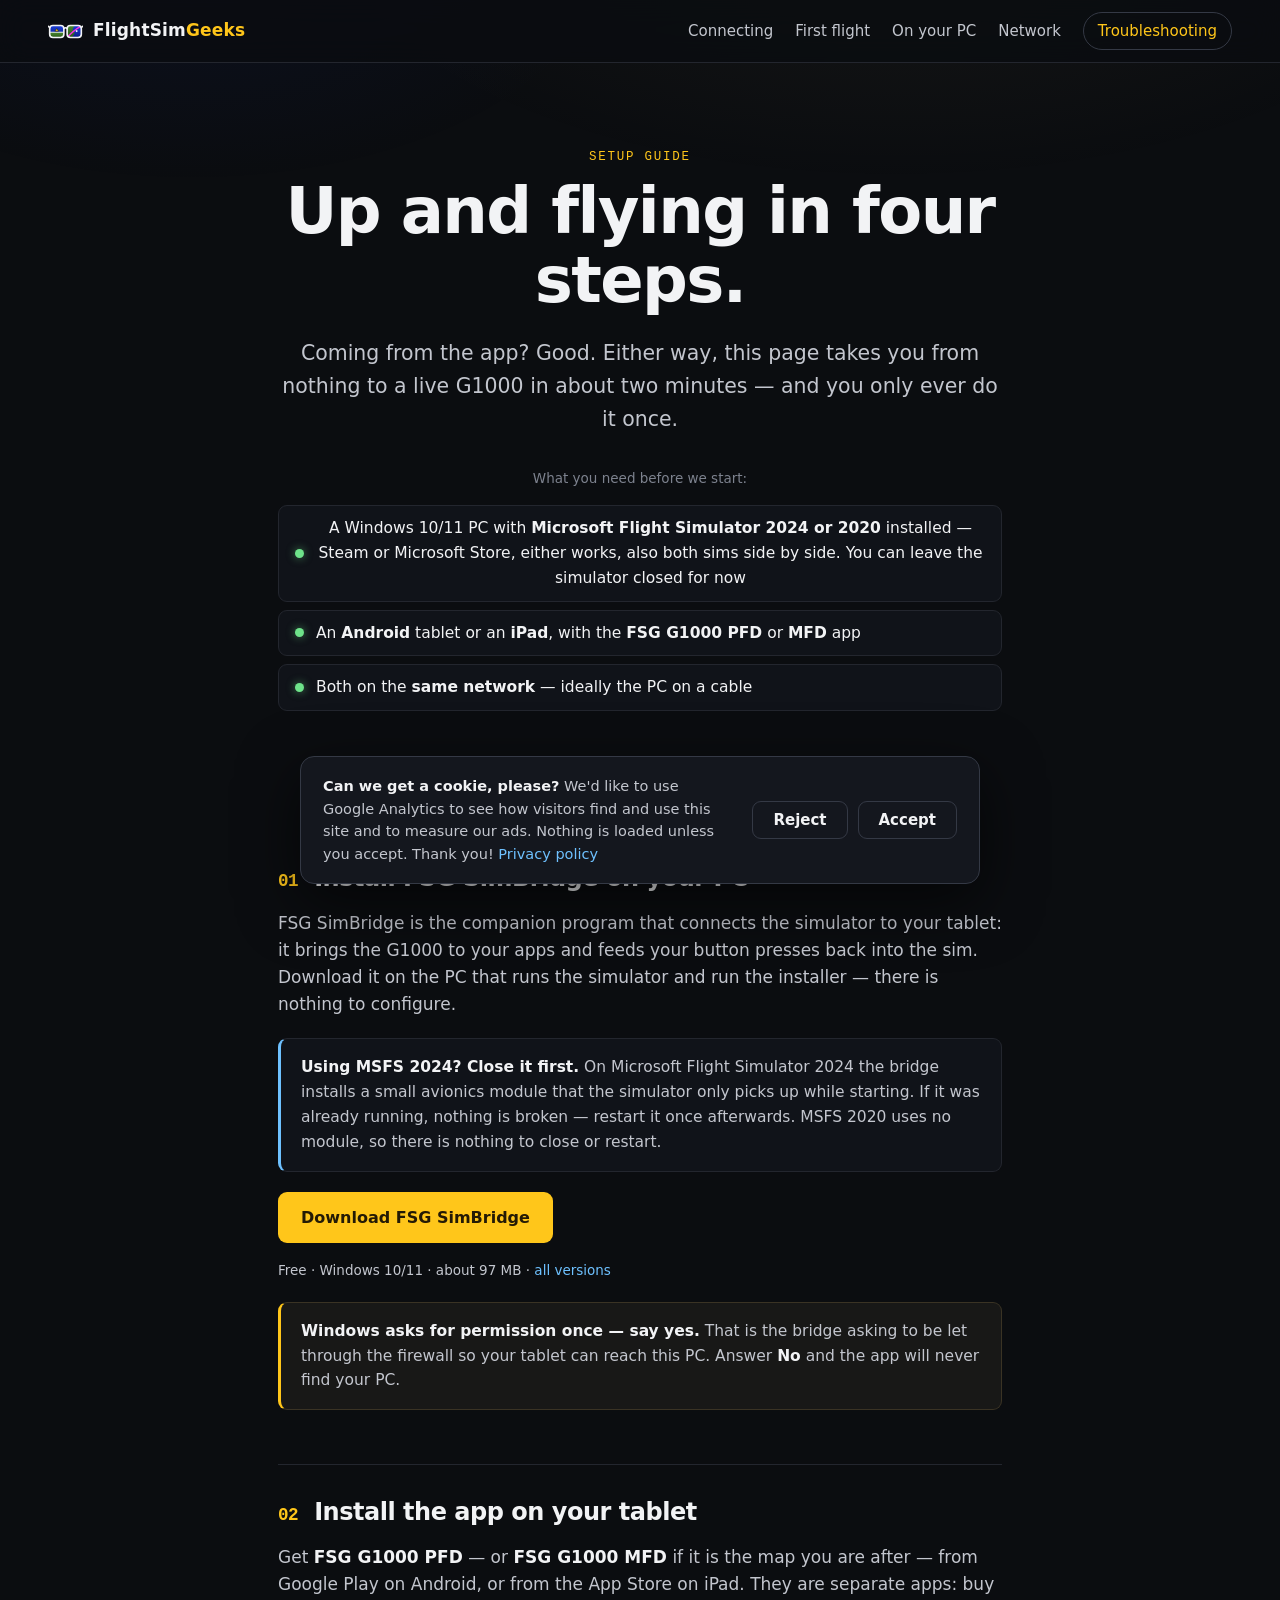
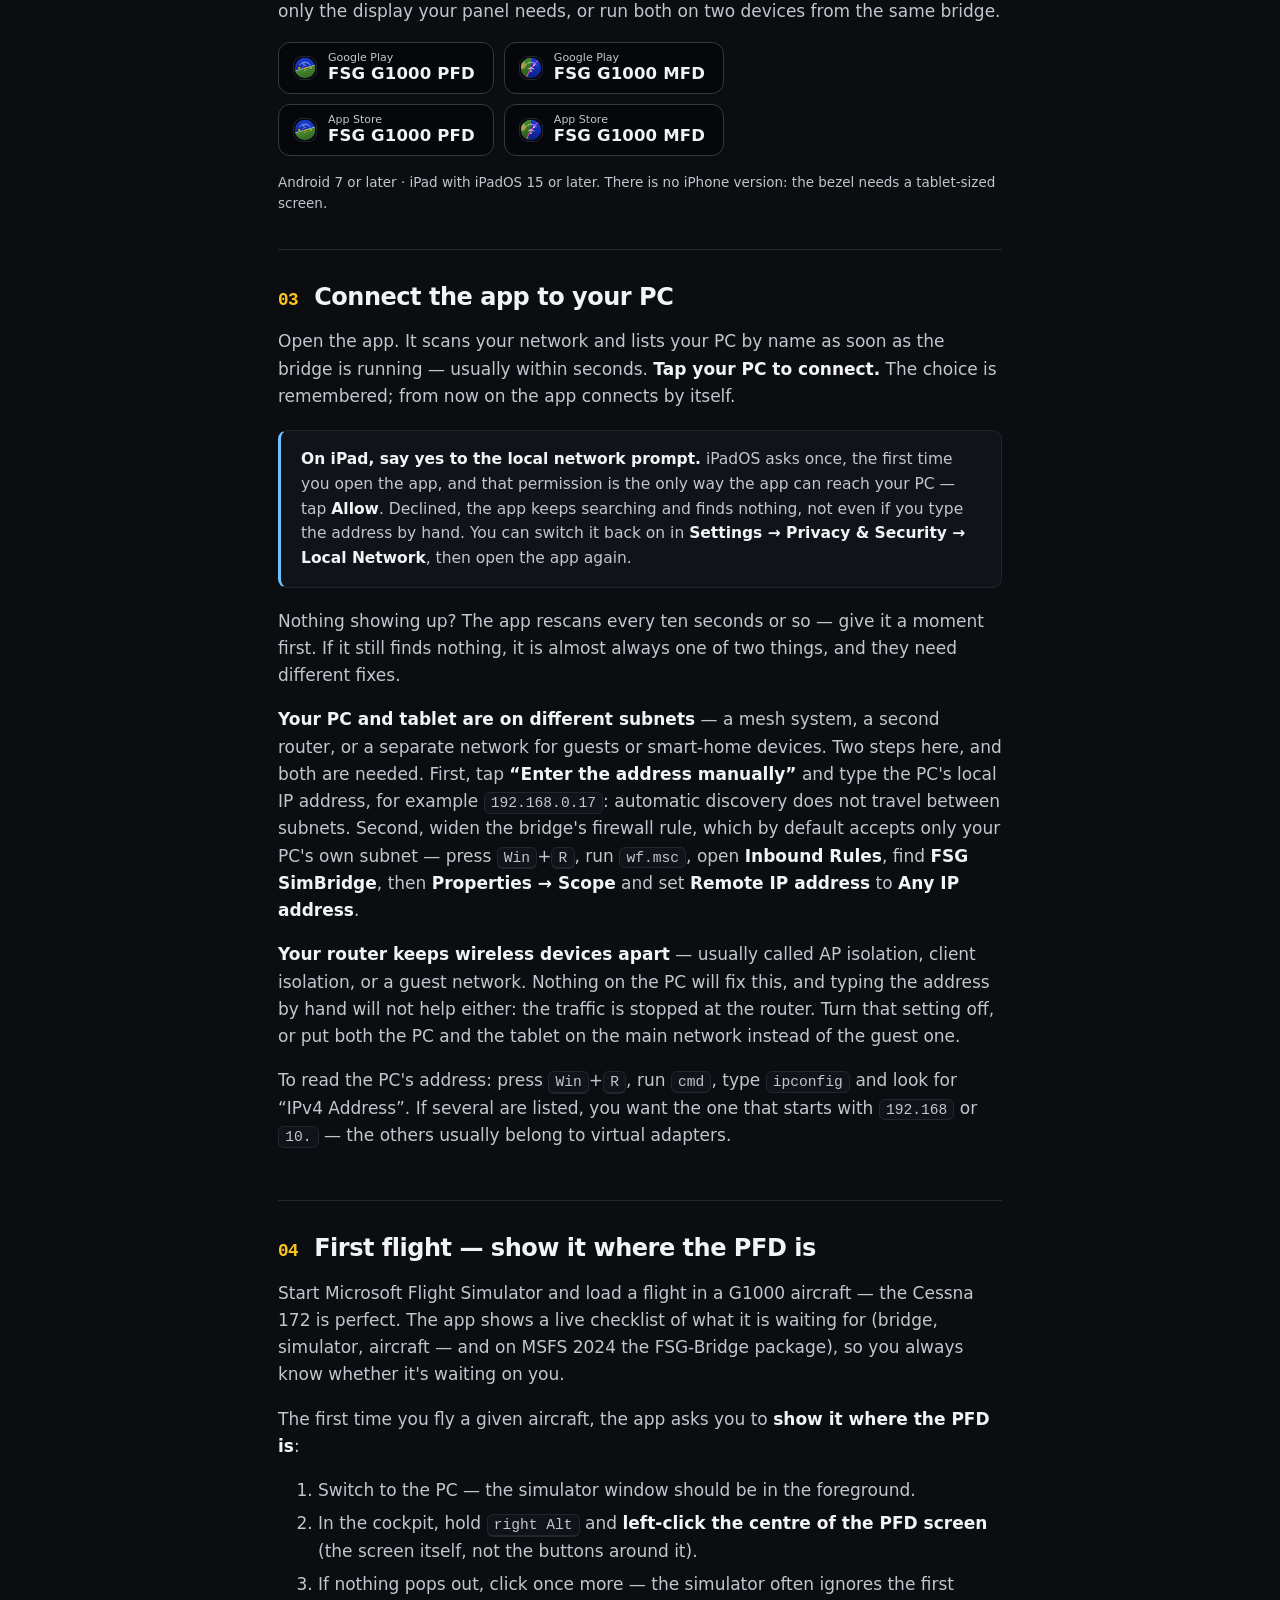
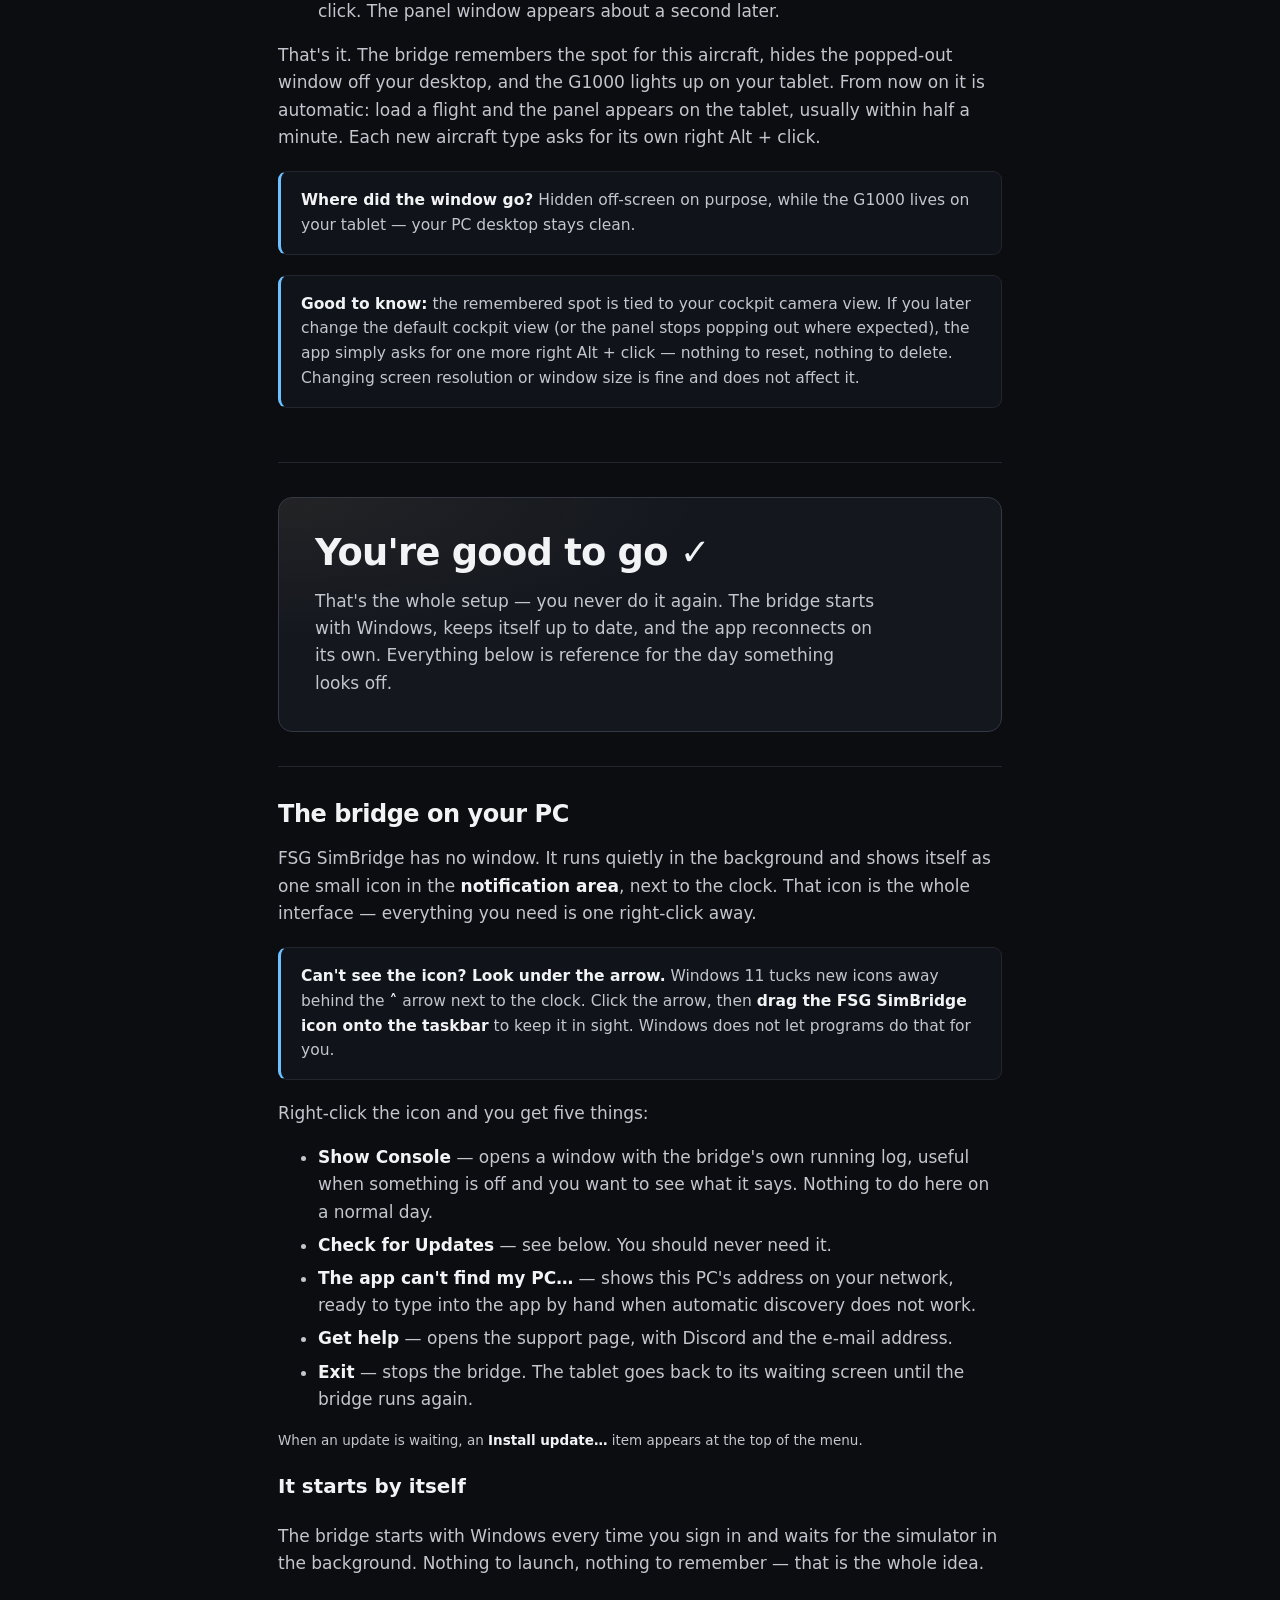
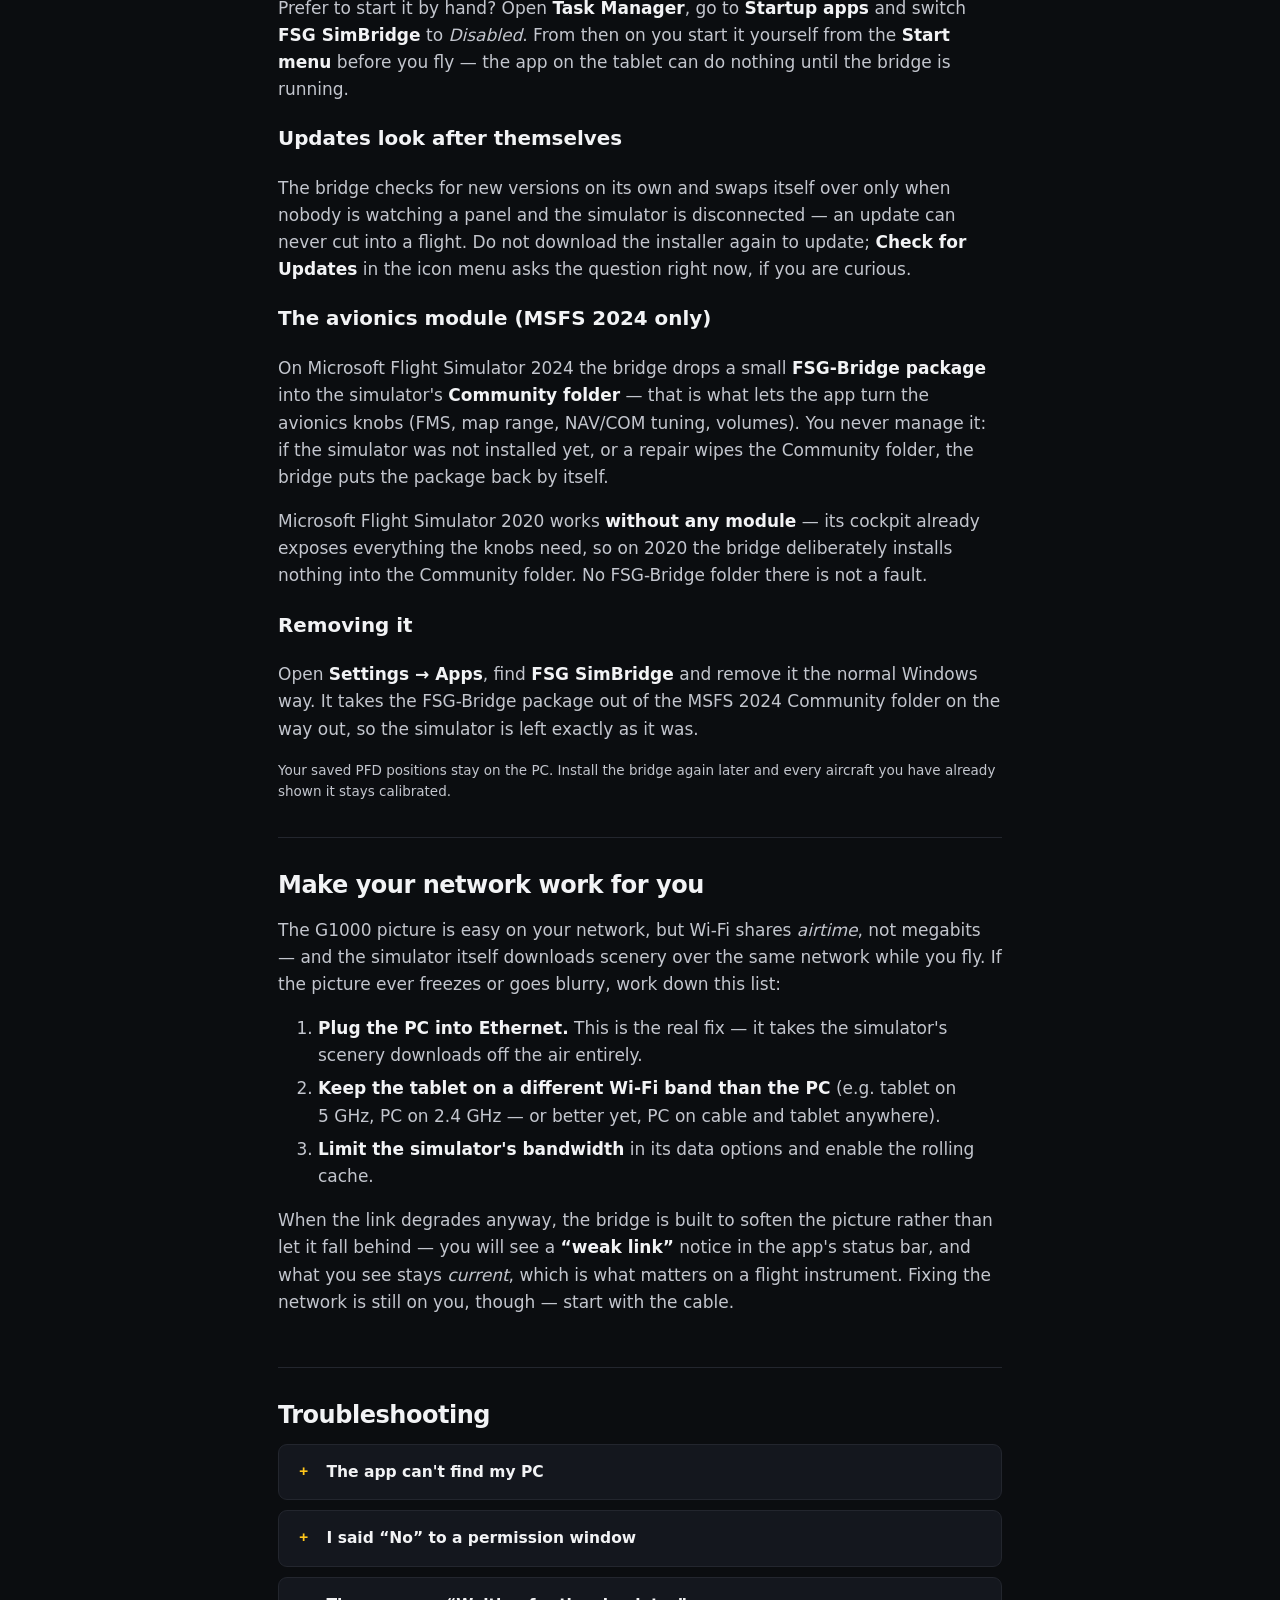
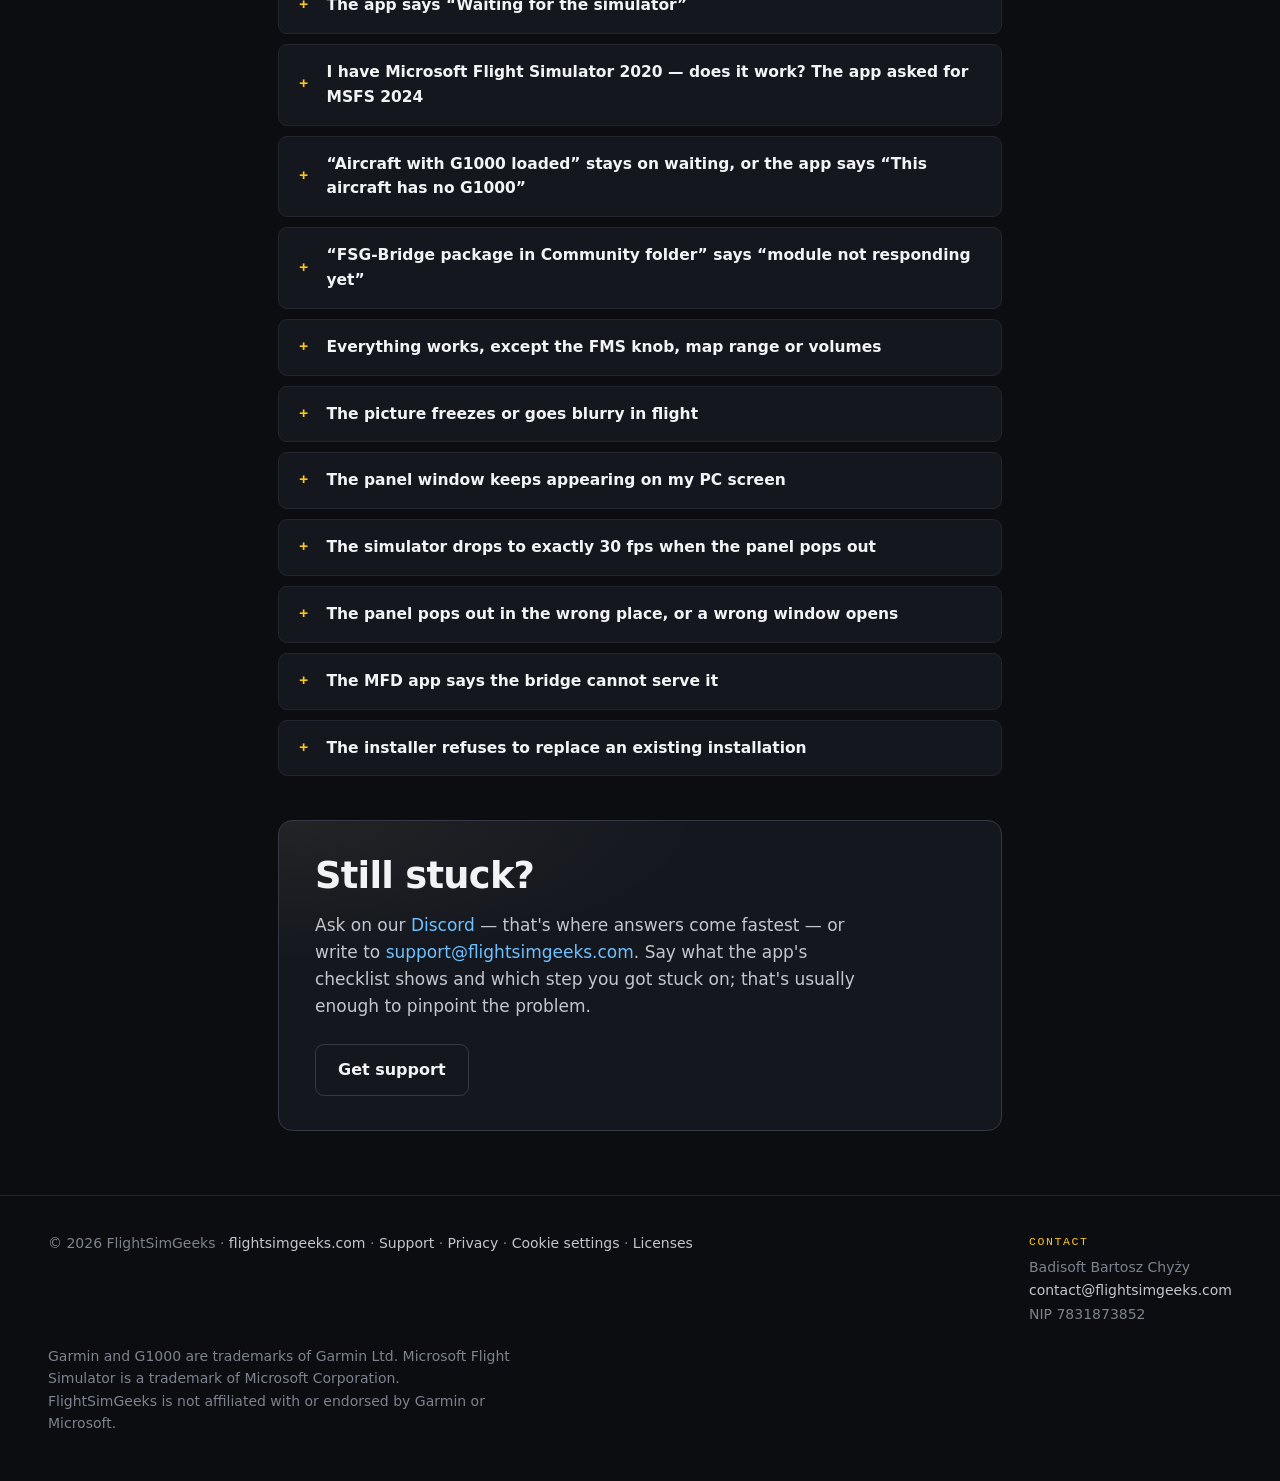
<file: fsg-bridge/setup/index.html>
<!doctype html>
<html lang="en">
<head>
  <meta charset="utf-8">

  <meta name="robots" content="noindex">
  <meta http-equiv="refresh" content="0; url=/setup/">
  <link rel="canonical" href="https://flightsimgeeks.com/setup/">
  <title>FlightSimGeeks | Setup guide</title>
</head>
<body>
  <p>The setup guide has moved to <a href="/setup/">flightsimgeeks.com/setup</a>.</p>
</body>
</html>
</file>
<file: assets/site.css>
:root {

  --bg: #0b0d10;
  --bg-elev: #101319;
  --bg-card: #14171e;
  --border: #23262e;
  --border-bright: #343945;

  --text: #f2f3f5;
  --text-dim: #c3c6ce;
  --muted: #7d828e;

  --accent: #ffc61a;
  --accent-strong: #ffd65c;
  --link: #6ec1ff;
  --link-strong: #9dd6ff;
  --magenta: #f531e0;
  --ok: #6ee38a;

  --radius: 14px;
  --radius-sm: 9px;

  --container: 1360px;

  --font: ui-sans-serif, system-ui, "Segoe UI", Roboto, "Helvetica Neue", Arial, sans-serif;
  --mono: ui-monospace, "Cascadia Code", "JetBrains Mono", Consolas, monospace;
}

* { box-sizing: border-box; }

@media (prefers-reduced-motion: no-preference) {
  html { scroll-behavior: smooth; }
}

[id] { scroll-margin-top: 78px; }

:is(a, button, summary):focus-visible {
  outline: 2px solid var(--link);
  outline-offset: 2px;
}

body {
  margin: 0;
  background: var(--bg);
  color: var(--text);
  font-family: var(--font);
  font-size: 17px;
  line-height: 1.6;
  -webkit-font-smoothing: antialiased;
  text-rendering: optimizeLegibility;
}

body::before {
  content: "";
  position: fixed;
  inset: 0;
  pointer-events: none;
  background:
    radial-gradient(900px 420px at 70% -10%, rgba(224, 200, 143, 0.06), transparent 65%),
    radial-gradient(700px 380px at 15% -5%, rgba(27, 62, 214, 0.08), transparent 60%);
  z-index: 0;
}

main, header, footer { position: relative; z-index: 1; }

a { color: var(--link); text-decoration: none; }
a:hover { color: var(--link-strong); text-decoration: underline; text-underline-offset: 3px; }

code, kbd {
  font-family: var(--mono);
  font-size: 0.86em;
  background: var(--bg-elev);
  border: 1px solid var(--border);
  border-radius: 6px;
  padding: 0.12em 0.42em;
}

kbd { white-space: nowrap; border-bottom-width: 2px; }

code { overflow-wrap: break-word; }

.container {
  max-width: var(--container);
  margin: 0 auto;
  padding: 0 clamp(24px, 4vw, 48px);
}

.nav {
  position: sticky;
  top: 0;
  z-index: 10;
  backdrop-filter: blur(14px);
  background: rgba(10, 13, 17, 0.82);
  border-bottom: 1px solid var(--border);
}

.nav-inner {
  display: flex;
  align-items: center;
  gap: 28px;
  min-height: 62px;
}

.brand {
  display: flex;
  align-items: center;
  gap: 10px;
  font-weight: 700;
  letter-spacing: 0.01em;
  color: var(--text);
  white-space: nowrap;
}
.brand:hover { text-decoration: none; color: var(--text); }
.brand svg, .brand img { display: block; }
.brand-accent { color: var(--accent); }

.nav-links {
  display: flex;
  align-items: center;
  gap: 22px;
  margin-left: auto;
  font-size: 15px;
}
.nav-links a { color: var(--text-dim); }
.nav-links a:hover { color: var(--text); text-decoration: none; }
.nav-links a.nav-cta {
  color: var(--accent);
  border: 1px solid var(--border-bright);
  border-radius: 999px;
  padding: 6px 14px;
}
.nav-links a.nav-cta:hover { border-color: var(--accent); }

.hero { padding: 84px 0 40px; text-align: center; }

.hero h1 {
  font-size: clamp(2.3rem, 5vw, 4.2rem);
  line-height: 1.08;
  letter-spacing: -0.025em;
  margin: 0 auto 22px;
}

.hero h1 .grad {
  background: linear-gradient(92deg, var(--accent) 10%, var(--magenta) 90%);
  -webkit-background-clip: text;
  background-clip: text;
  color: transparent;
}

.hero .lead {
  font-size: clamp(1.05rem, 1.6vw, 1.3rem);
  color: var(--text-dim);

  max-width: 72ch;
  margin: 0 auto 32px;
}

.hero-actions {
  display: flex;
  flex-wrap: wrap;
  gap: 14px;
  align-items: center;
  justify-content: center;
}

.container-hero {
  max-width: 1880px;
  margin: 0 auto;
  padding: 0 clamp(24px, 3vw, 48px);
}

.hero-visual { margin: 56px 0 8px; }
.hero-devices {
  display: grid;
  gap: clamp(18px, 2.5vw, 30px);
  grid-template-columns: repeat(auto-fit, minmax(440px, 1fr));
  align-items: start;
}
@media (max-width: 520px) {
  .hero-devices { grid-template-columns: 1fr; }
}
.hero-devices .device { max-width: none; }
.device-label {
  text-align: center;
  font-family: var(--mono);
  font-size: 12.5px;
  letter-spacing: 0.14em;
  text-transform: uppercase;
  color: var(--accent);
  margin: 14px 0 0;
}
.device-label.is-magenta { color: var(--magenta); }

.btn {
  display: inline-flex;
  align-items: center;
  gap: 10px;
  border-radius: var(--radius-sm);
  padding: 12px 22px;
  font-size: 16px;
  font-weight: 600;
  border: 1px solid transparent;
  cursor: pointer;
}
.btn:hover { text-decoration: none; }

.btn-primary {
  background: var(--accent);
  color: #241a05;
}
.btn-primary:hover { background: var(--accent-strong); color: #241a05; }

.btn-ghost {
  border-color: var(--border-bright);
  color: var(--text);
}
.btn-ghost:hover { border-color: var(--accent); color: var(--text); }

.btn.is-soon { opacity: 0.7; pointer-events: none; }

.store-badge {
  display: inline-flex;
  align-items: center;
  gap: 11px;
  background: #05070a;
  border: 1px solid var(--border-bright);
  border-radius: 12px;
  padding: 9px 18px 9px 14px;
  color: var(--text);
  line-height: 1.15;
}
.store-badge:hover { border-color: var(--accent); text-decoration: none; color: var(--text); }
.store-badge svg { flex: none; }
.store-badge .small { display: block; font-size: 11px; color: var(--text-dim); }
.store-badge .big { display: block; font-size: 16.5px; font-weight: 650; letter-spacing: 0.01em; }
.store-badge.is-soon { opacity: 0.7; pointer-events: none; filter: saturate(0.6); }

.store-note { font-size: 13px; color: var(--muted); margin-top: 10px; }

section { padding: 64px 0; }

.section-head { max-width: 720px; margin-bottom: 44px; }

.kicker {
  font-family: var(--mono);
  font-size: 12.5px;
  letter-spacing: 0.14em;
  text-transform: uppercase;
  color: var(--accent);
  margin: 0 0 10px;
}

h2 {
  font-size: clamp(1.7rem, 3.4vw, 2.3rem);
  line-height: 1.15;
  letter-spacing: -0.02em;
  margin: 0 0 14px;
}

.section-head p { color: var(--text-dim); margin: 0; }

.grid {
  display: grid;
  gap: 18px;
  grid-template-columns: repeat(auto-fit, minmax(min(270px, 100%), 1fr));
}

@media (min-width: 1100px) {
  .grid { grid-template-columns: repeat(3, 1fr); }
}

.card {
  background: var(--bg-card);
  border: 1px solid var(--border);
  border-radius: var(--radius);
  padding: 24px;
}
.card:hover { border-color: var(--border-bright); }

.card h3 {
  margin: 0 0 8px;
  font-size: 1.08rem;
  letter-spacing: -0.01em;
  display: flex;
  align-items: center;
  gap: 10px;
}
.card h3 svg { flex: none; color: var(--accent); }
.card p { margin: 0; color: var(--text-dim); font-size: 15.5px; }

.steps {
  display: grid;
  gap: 18px;
  grid-template-columns: repeat(auto-fit, minmax(min(250px, 100%), 1fr));
  counter-reset: step;
}

.step {
  background: var(--bg-card);
  border: 1px solid var(--border);
  border-radius: var(--radius);
  padding: 24px;
  counter-increment: step;
}

.step::before {
  content: "0" counter(step);
  display: block;
  font-family: var(--mono);
  font-size: 13px;
  color: var(--accent);
  letter-spacing: 0.12em;
  margin-bottom: 12px;
}

.step h3 { margin: 0 0 8px; font-size: 1.08rem; }
.step p { margin: 0; color: var(--text-dim); font-size: 15.5px; }

.stats {
  display: grid;
  gap: 18px;
  grid-template-columns: repeat(auto-fit, minmax(min(200px, 100%), 1fr));
  text-align: center;
}

.stat {
  border: 1px solid var(--border);
  border-radius: var(--radius);
  padding: 26px 18px;
  background: var(--bg-elev);
}

.stat .num {
  font-family: var(--mono);
  font-size: clamp(1.9rem, 4vw, 2.6rem);
  font-weight: 700;
  color: var(--accent);
  letter-spacing: -0.02em;
}
.stat .num sub, .stat .num small { font-size: 0.45em; color: var(--text-dim); font-weight: 500; }
.stat .desc { color: var(--text-dim); font-size: 14.5px; margin-top: 6px; }

.products {
  display: grid;
  gap: 22px;
  grid-template-columns: repeat(auto-fit, minmax(min(320px, 100%), 1fr));
}

.product {
  background: var(--bg-card);
  border: 1px solid var(--border);
  border-radius: var(--radius);
  padding: 28px;
  display: flex;
  flex-direction: column;
  gap: 14px;
}

.product .tag {
  align-self: flex-start;
  font-family: var(--mono);
  font-size: 12px;
  letter-spacing: 0.12em;
  padding: 4px 10px;
  border-radius: 999px;
  border: 1px solid var(--border-bright);
  color: var(--accent);
}
.product .tag.tag-magenta { color: var(--magenta); }

.product h3 { margin: 0; font-size: 1.35rem; letter-spacing: -0.015em; }
.product p { margin: 0; color: var(--text-dim); font-size: 15.5px; flex-grow: 1; }
.badges { display: flex; flex-wrap: wrap; gap: 10px; }

.badges + .badges { margin-top: 10px; }
.product img { width: 100%; height: auto; border-radius: var(--radius-sm); border: 1px solid var(--border); background: #000; }
.product .product-icon { width: 64px; height: 64px; border: 0; background: none; }

.callout {
  border: 1px solid var(--border);
  border-left: 3px solid var(--link);
  background: var(--bg-elev);
  border-radius: var(--radius-sm);
  padding: 16px 20px;
  font-size: 15.5px;
  color: var(--text-dim);
  margin: 20px 0;
}
.callout.warn {
  border-color: #3a3324;
  border-left: 3px solid var(--accent);
  background: rgba(224, 200, 143, 0.06);
}
.callout b, .callout strong { color: var(--text); }

.guide { max-width: 820px; }

.guide-step { padding: 34px 0; border-top: 1px solid var(--border); }
.guide-step:first-of-type { border-top: 0; }

.guide-step > h2 {
  display: flex;
  align-items: baseline;
  gap: 16px;
  font-size: 1.5rem;
}

.guide-step .no {
  font-family: var(--mono);
  color: var(--accent);
  font-size: 1.1rem;
  flex: none;
}

.guide-step p, .guide-step li { color: var(--text-dim); }
.guide-step li { margin: 6px 0; }
.guide-step b, .guide-step strong { color: var(--text); }
.guide-step img { max-width: 100%; border-radius: var(--radius-sm); border: 1px solid var(--border); }

.checklist { list-style: none; padding: 0; margin: 16px 0; }
.checklist li {
  display: flex;
  align-items: center;
  gap: 12px;
  padding: 10px 16px;
  border: 1px solid var(--border);
  border-radius: var(--radius-sm);
  margin: 8px 0;
  background: var(--bg-elev);
  font-size: 15.5px;
}
.checklist .dot {
  flex: none;
  width: 9px; height: 9px;
  border-radius: 50%;
  background: var(--ok);
  box-shadow: 0 0 8px rgba(110, 227, 138, 0.55);
}

details {
  border: 1px solid var(--border);
  border-radius: var(--radius-sm);
  background: var(--bg-card);
  margin: 10px 0;
  overflow: hidden;
}

summary {
  cursor: pointer;
  padding: 15px 20px;
  font-weight: 600;
  font-size: 15.5px;
  list-style: none;
  display: flex;
  align-items: center;
  gap: 12px;
}
summary::-webkit-details-marker { display: none; }
summary::before {
  content: "+";
  font-family: var(--mono);
  color: var(--accent);
  flex: none;
  width: 1em;
}
details[open] summary::before { content: "–"; }
details .body { padding: 0 20px 18px 20px; color: var(--text-dim); font-size: 15px; }
details .body > :first-child { margin-top: 0; }
details .body > :last-child { margin-bottom: 0; }

footer {
  border-top: 1px solid var(--border);
  padding: 36px 0 48px;
  color: var(--muted);
  font-size: 14px;
}
.footer-inner { display: flex; flex-wrap: wrap; gap: 18px 40px; justify-content: space-between; }
.footer-inner a { color: var(--text-dim); }

.link-button {
  font: inherit;
  color: var(--text-dim);
  background: none;
  border: 0;
  padding: 0;
  cursor: pointer;
}
.link-button:hover { color: var(--link-strong); text-decoration: underline; text-underline-offset: 3px; }

/* Cookie banner (assets/consent.js). Reject and Accept get the same weight on purpose:
   refusing must be as easy as agreeing. */
.consent {
  position: fixed;
  left: 16px;
  right: 16px;
  bottom: 16px;
  z-index: 20;
  max-width: 680px;
  margin: 0 auto;
  display: flex;
  flex-wrap: wrap;
  align-items: center;
  gap: 14px 22px;
  padding: 18px 22px;
  background: var(--bg-card);
  border: 1px solid var(--border-bright);
  border-radius: var(--radius);
  box-shadow: 0 18px 60px rgba(0, 0, 0, 0.6);
  color: var(--text-dim);
  font-size: 14.5px;
  line-height: 1.55;
}
.consent[hidden] { display: none; }
.consent-text { margin: 0; flex: 1 1 320px; }
.consent-text b { color: var(--text); }
.consent-current { display: block; margin-top: 6px; color: var(--muted); }
.consent-current:empty { display: none; }
.consent-actions { display: flex; gap: 10px; margin-left: auto; }
.consent-actions .btn {
  padding: 9px 20px;
  font-family: inherit;
  font-size: 15px;
  justify-content: center;
  background: transparent;
}

@media (max-width: 520px) {
  .consent-actions { width: 100%; }
  .consent-actions .btn { flex: 1; }
}

.device {
  max-width: 920px;
  margin: 0 auto;
  padding: clamp(10px, 1.8vw, 18px);
  background: linear-gradient(180deg, #17171b, #0d0d0f 60%);
  border: 1px solid #26262b;
  border-radius: 22px;
  box-shadow:
    inset 0 1px 0 rgba(255, 255, 255, 0.06),
    0 30px 90px rgba(0, 0, 0, 0.6);
}
.device img {
  display: block;
  width: 100%;
  height: auto;
  border-radius: 10px;
  background: #000;
}

.visual-caption {
  text-align: center;
  color: var(--muted);
  font-size: 13.5px;
  margin-top: 14px;
}

.fineprint {
  color: var(--muted);
  font-size: 13.5px;
  margin: 16px 0 0;
}

.product-head { display: flex; align-items: center; gap: 16px; }
.product-head h3 { margin: 0; }
.product-icon { flex: none; border-radius: 16px; }

.setup-teaser {
  display: flex;
  flex-wrap: wrap;
  gap: 24px;
  align-items: center;
  justify-content: space-between;
  border: 1px solid var(--border-bright);
  border-radius: var(--radius);
  background:
    radial-gradient(600px 200px at 0% 0%, rgba(224, 200, 143, 0.07), transparent 70%),
    var(--bg-card);
  padding: 34px 36px;
}
.setup-teaser .teaser-lead { color: var(--text-dim); max-width: 52ch; margin: 0; }
.setup-teaser .btn { flex: none; }

.channels {
  display: grid;
  gap: 18px;
  grid-template-columns: repeat(auto-fit, minmax(min(300px, 100%), 1fr));
  margin: 8px 0 34px;
}

.channels .card { display: flex; flex-direction: column; }
.channels .card h3 { font-size: 1.25rem; }
.channels .card p { margin: 0 0 18px; }
.channels .card .btn { margin-top: auto; align-self: flex-start; }
.channels .card .fineprint { margin: 12px 0 0; }

.channels .card.is-preferred {
  border-color: var(--border-bright);
  background:
    radial-gradient(600px 200px at 0% 0%, rgba(224, 200, 143, 0.07), transparent 70%),
    var(--bg-card);
}

.footer-inner .trademark { max-width: 52ch; }

.footer-contact { line-height: 1.7; }
.footer-contact .footer-label {
  display: block;
  font-family: var(--mono);
  font-size: 11.5px;
  letter-spacing: 0.14em;
  text-transform: uppercase;
  color: var(--accent);
  margin-bottom: 4px;
}

.center { text-align: center; }
.mt-0 { margin-top: 0; }

@media (max-width: 640px) {
  .hero { padding: 56px 0 28px; }
  section { padding: 48px 0; }
}

@media (max-width: 760px) {
  .nav-inner { gap: 14px; }
  .nav-links {
    gap: 16px;
    font-size: 14px;
    min-width: 0;
    overflow-x: auto;
    overscroll-behavior-x: contain;
    scrollbar-width: none;
    padding: 10px 0;
  }
  .nav-links::-webkit-scrollbar { display: none; }
  .nav-links a { white-space: nowrap; }

  .nav-links a.nav-cta {
    position: sticky;
    right: 0;
    background: var(--bg);
  }
}

@media (max-width: 430px) {
  .brand span { display: none; }
}
</file>
